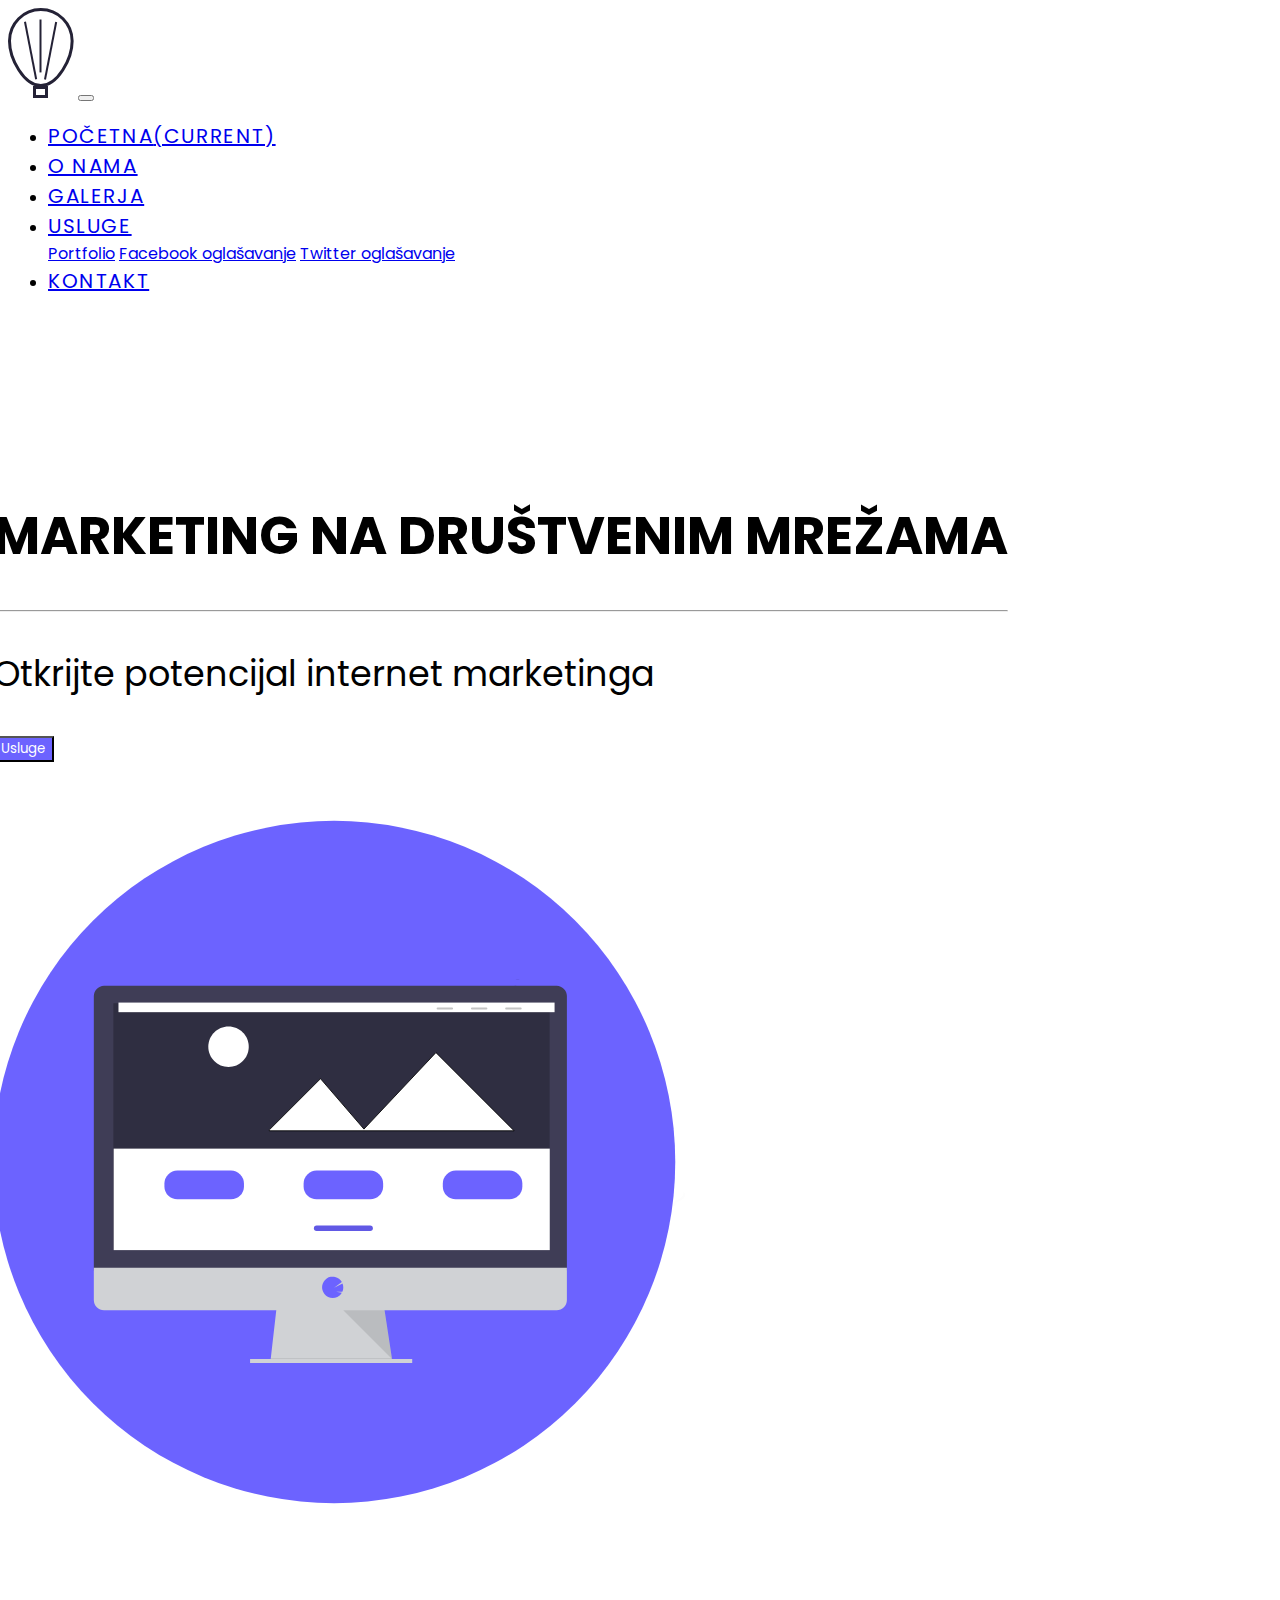
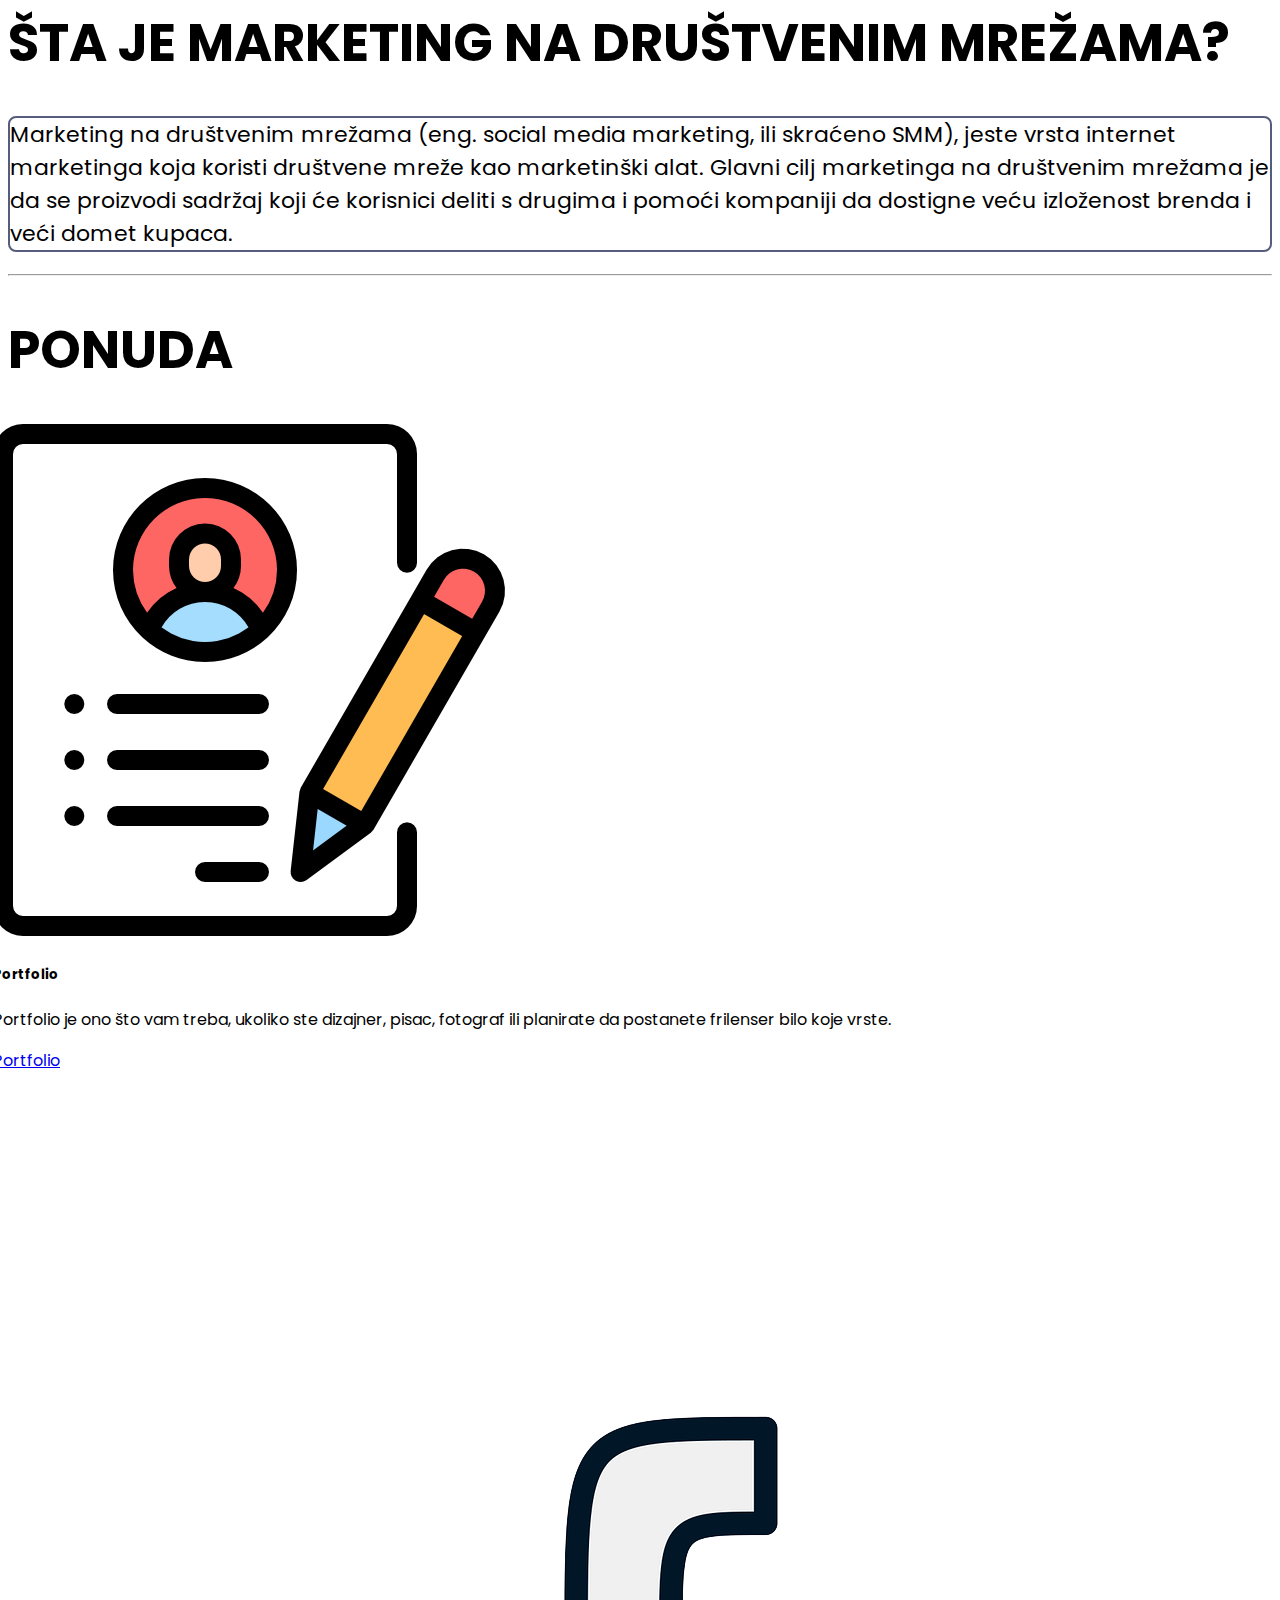
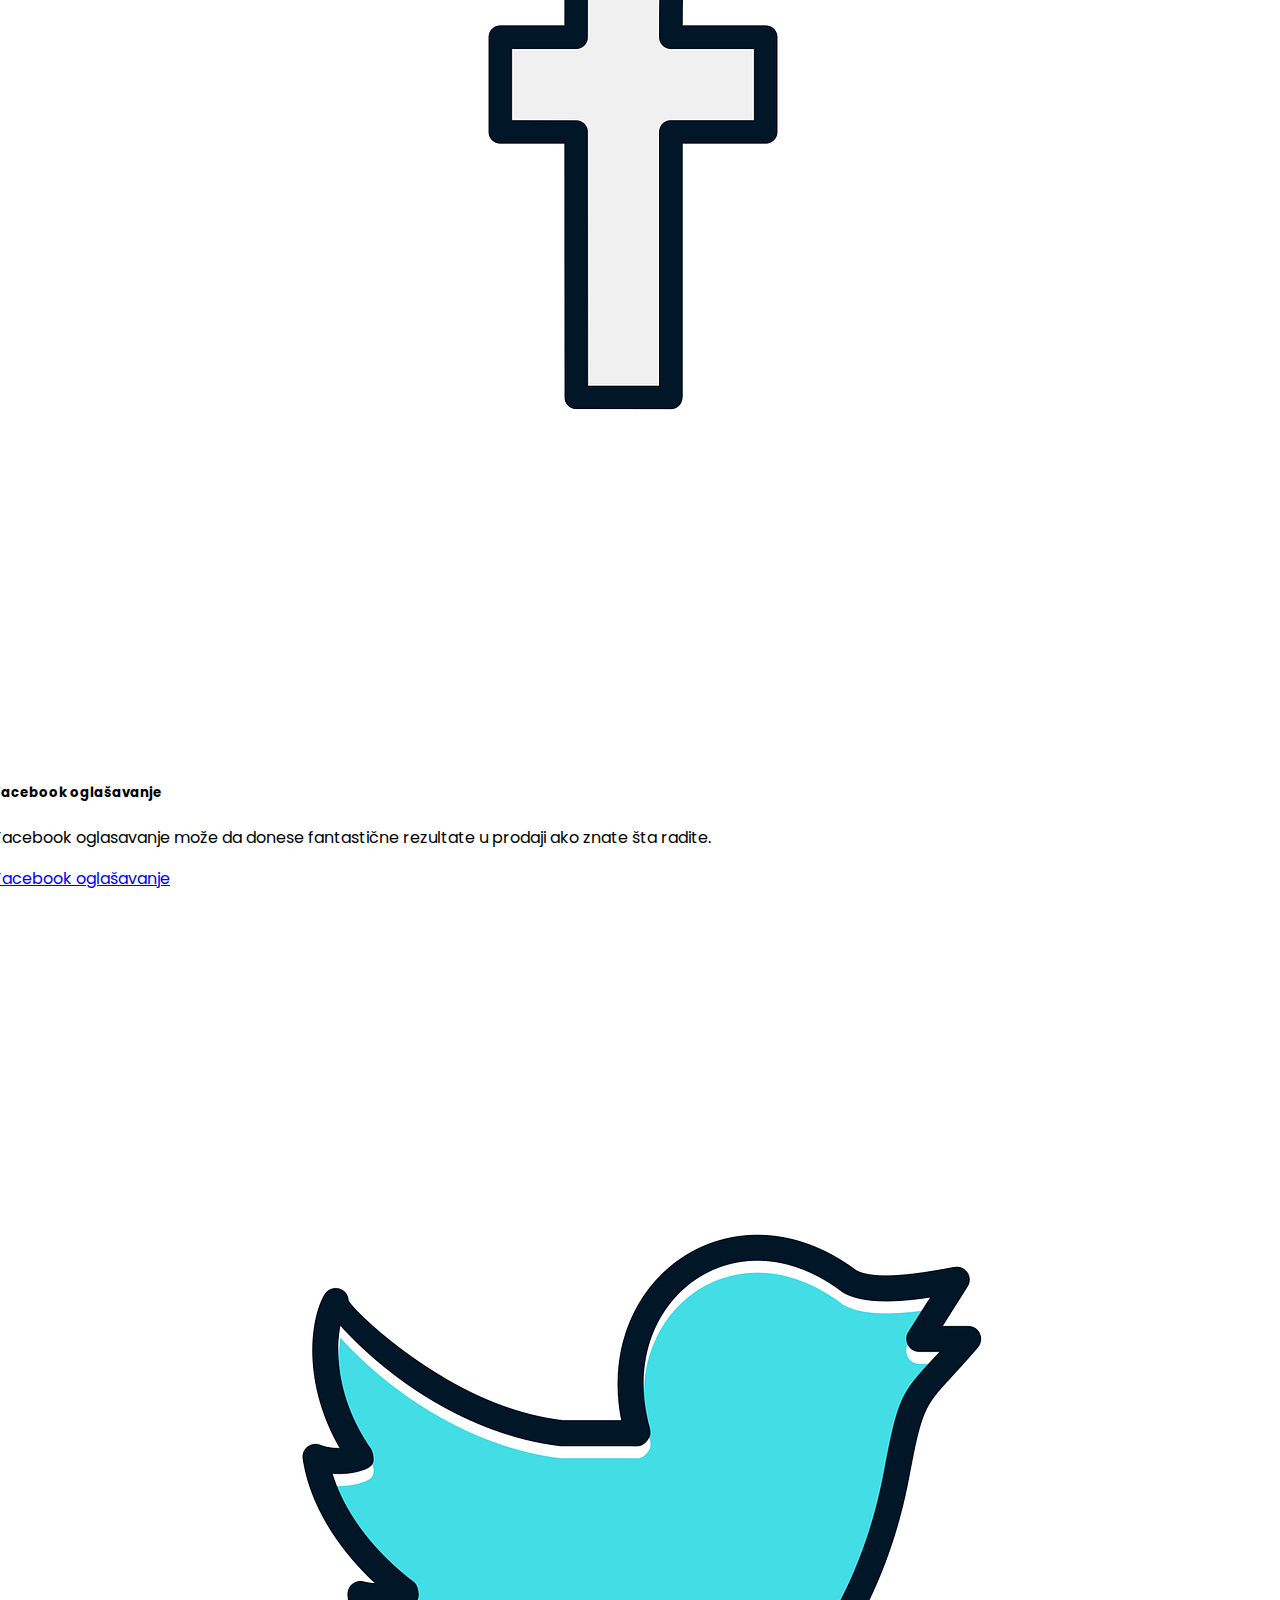
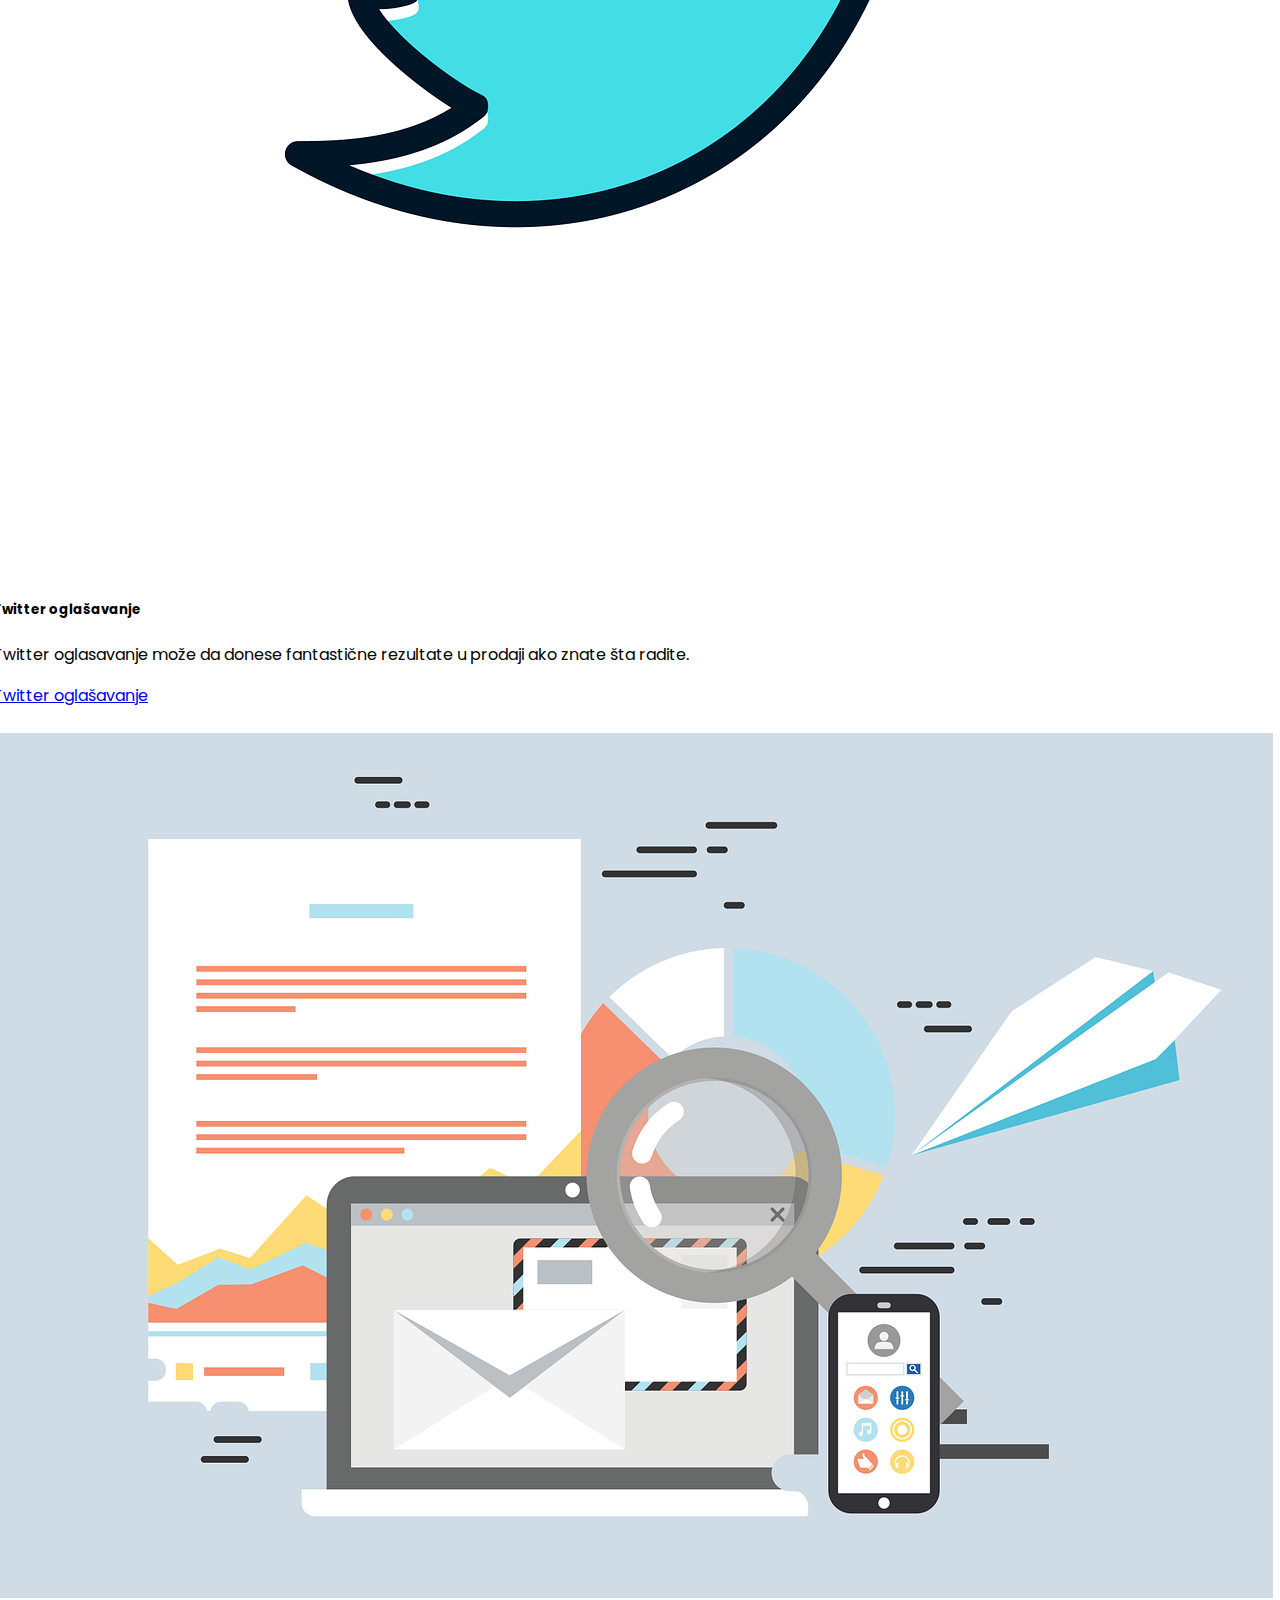
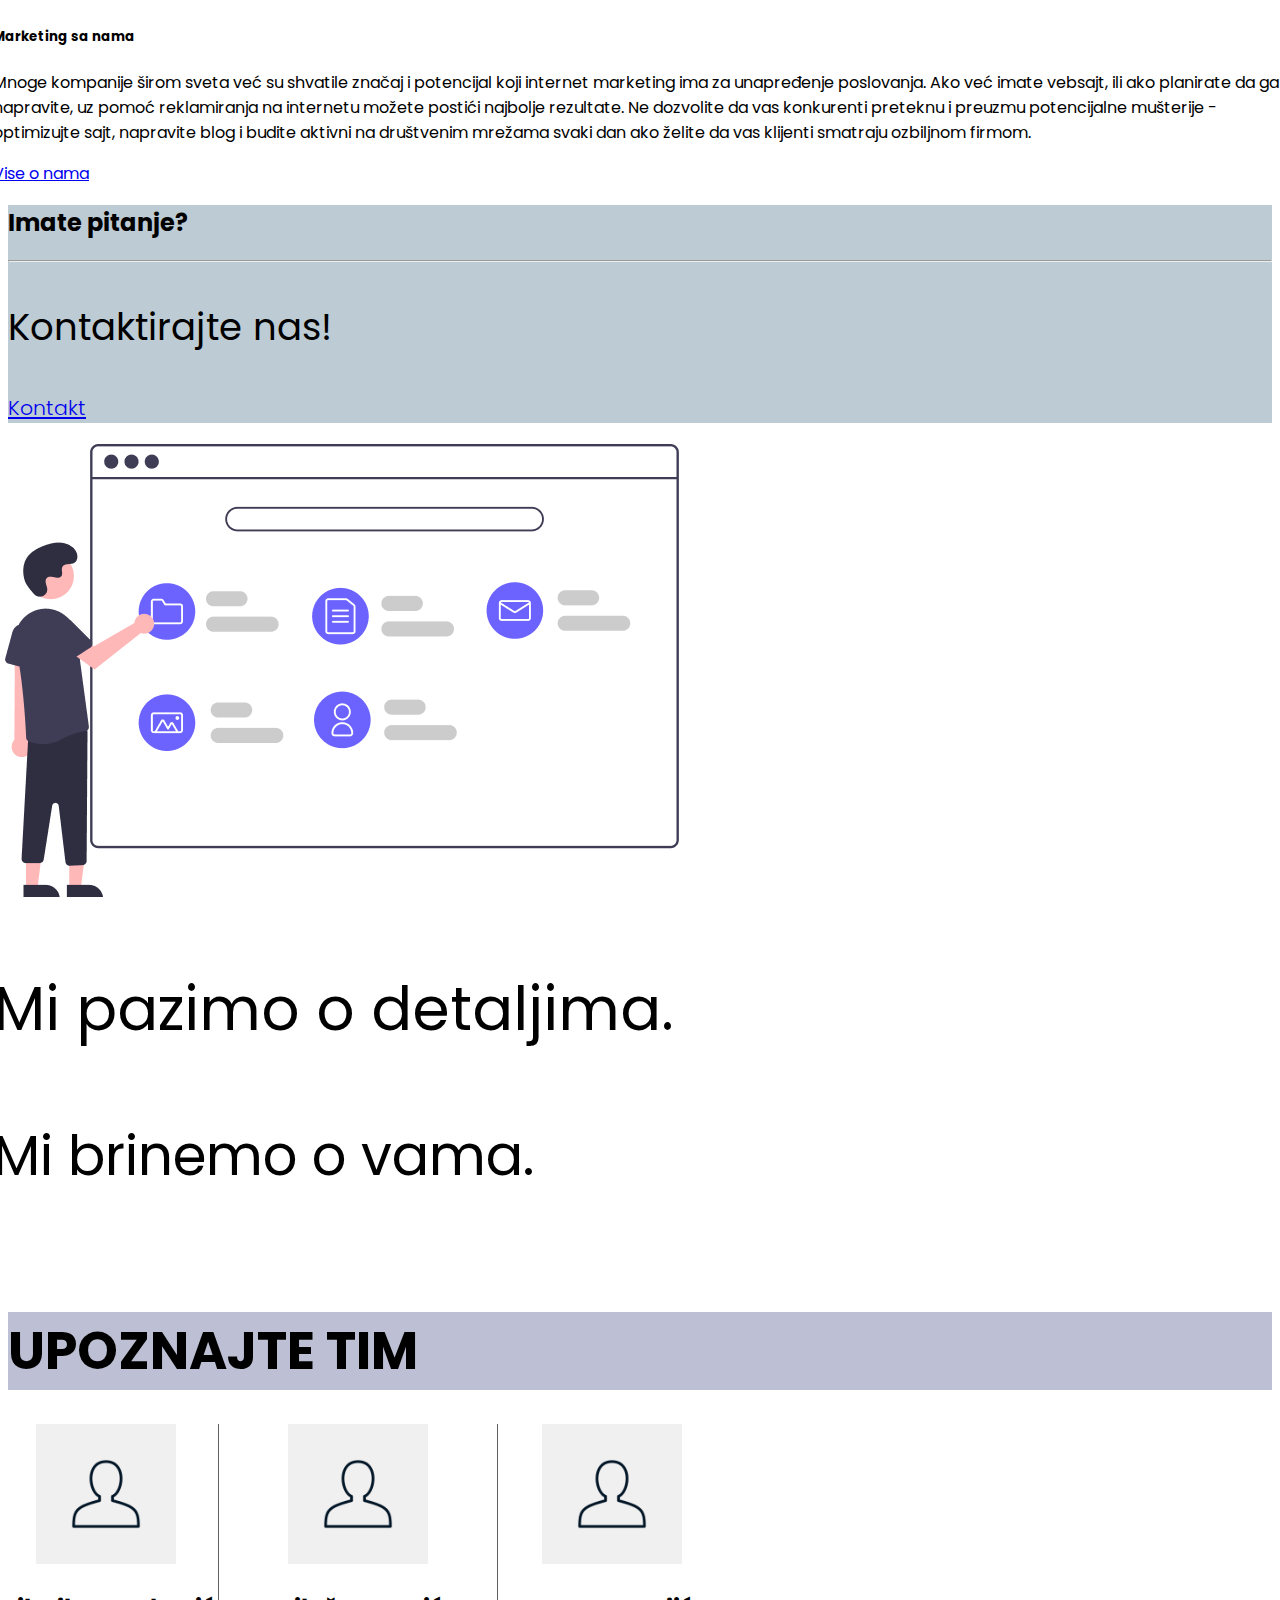
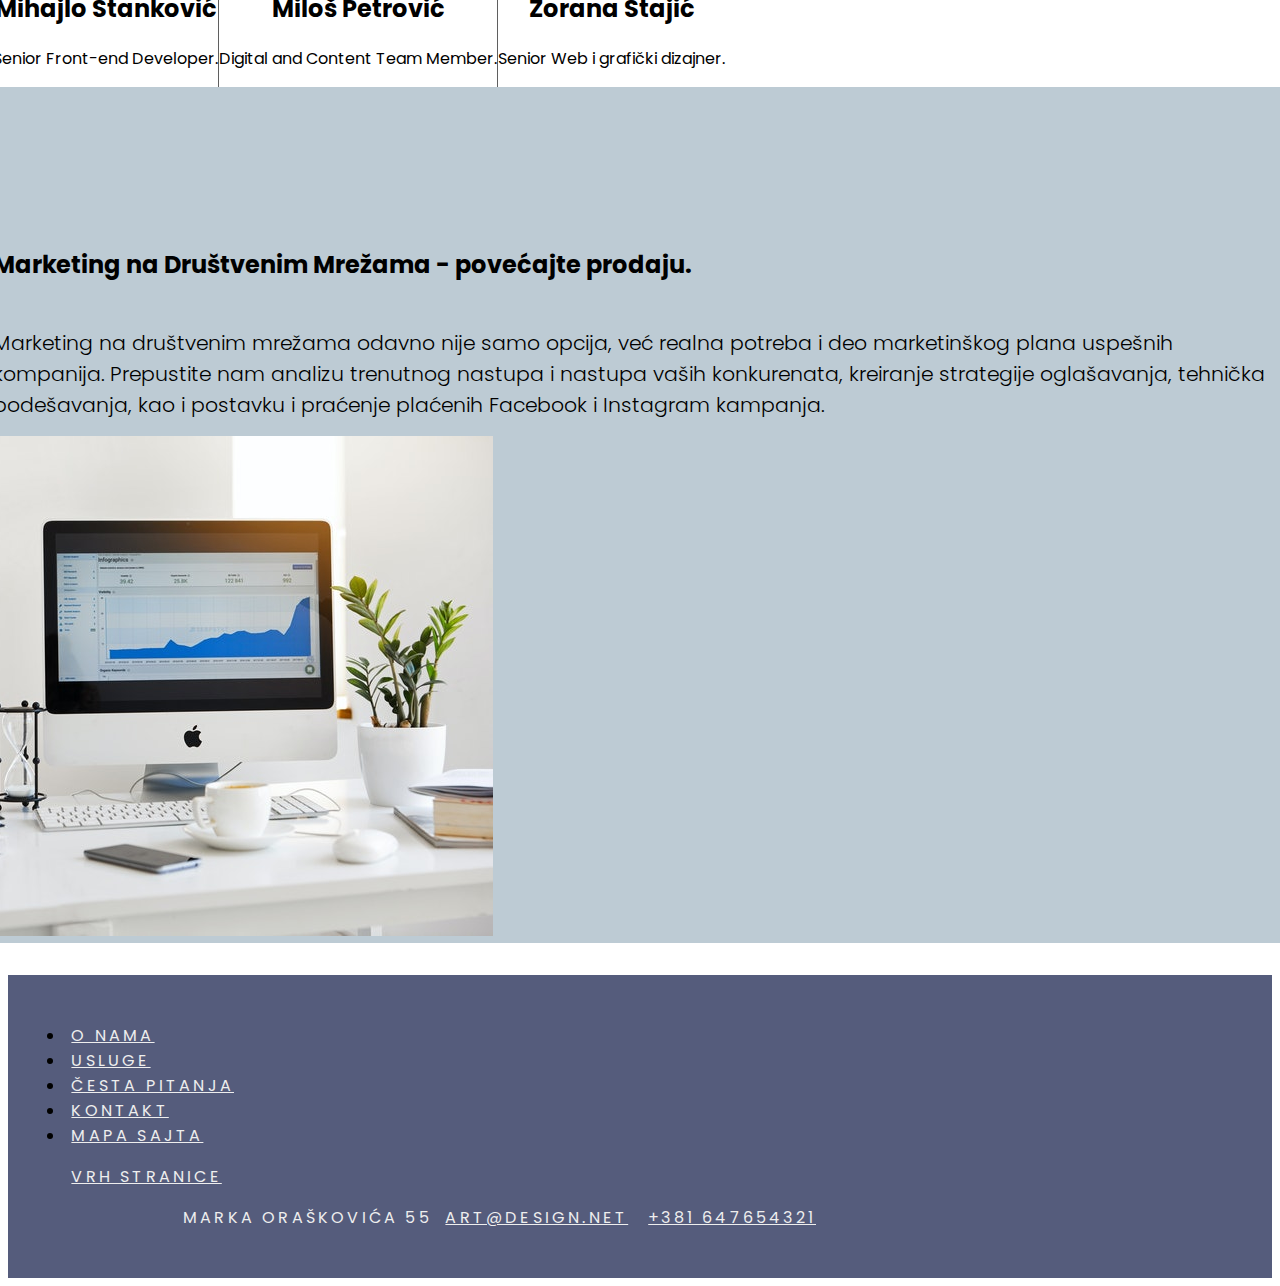
<file: marketing-web dizajn/index.html>
<!doctype html>
<html lang="en">
<head>
    <!-- Required meta tags -->
    <meta charset="utf-8">
    <meta name="viewport" content="width=device-width, initial-scale=1, shrink-to-fit=no">
    <meta name="description" content="Ovo je strana o marketingu na društvenim mrežama koji sadrži uslugeČ portfolio, facebook oglašavanje, twitter oglašavanje">
    <meta name="keywords" content="portfolio, facebook, twitter, usluge, web design, marketing, društvene mreže>
    <meta name="author" content="Ivan Stojkovic, ivanrt271@gs.viser.edu.rs">
    <!-- Bootstrap CSS -->
    <link rel="stylesheet" href="https://cdn.jsdelivr.net/npm/bootstrap@4.5.3/dist/css/bootstrap.min.css"
        integrity="sha384-TX8t27EcRE3e/ihU7zmQxVncDAy5uIKz4rEkgIXeMed4M0jlfIDPvg6uqKI2xXr2" crossorigin="anonymous">

    <script src="https://code.jquery.com/jquery-3.2.1.slim.min.js"
            integrity="sha384-KJ3o2DKtIkvYIK3UENzmM7KCkRr/rE9/Qpg6aAZGJwFDMVNA/GpGFF93hXpG5KkN"
            crossorigin="anonymous"></script>
    
    <script src="https://cdnjs.cloudflare.com/ajax/libs/popper.js/1.12.9/umd/popper.min.js"
                integrity="sha384-ApNbgh9B+Y1QKtv3Rn7W3mgPxhU9K/ScQsAP7hUibX39j7fakFPskvXusvfa0b4Q"
                crossorigin="anonymous"></script>

    <script src="https://maxcdn.bootstrapcdn.com/bootstrap/4.0.0/js/bootstrap.min.js"
        integrity="sha384-JZR6Spejh4U02d8jOt6vLEHfe/JQGiRRSQQxSfFWpi1MquVdAyjUar5+76PVCmYl"
        crossorigin="anonymous"></script>

    <link rel="stylesheet" type="text/css" href="./stajl.css">

    <link rel="stylesheet" href="https://cdnjs.cloudflare.com/ajax/libs/font-awesome/5.15.1/css/all.min.css"
        integrity="sha512-+4zCK9k+qNFUR5X+cKL9EIR+ZOhtIloNl9GIKS57V1MyNsYpYcUrUeQc9vNfzsWfV28IaLL3i96P9sdNyeRssA=="
        crossorigin="anonymous" />

        <link rel="icon" href="./Logo.svg" type="image/gif" sizes="16x16">

    <title>Marketing drustvenih mreza</title>
</head>
<body style="overflow-x: hidden;">

<nav class="navbar navbar-expand-lg navbar-light bg-light">
    <a class="navbar-brand" href="index.html"><img src="./Logo.svg"></a>
    <button class="navbar-toggler" type="button" data-toggle="collapse" data-target="#navbarSupportedContent"
        aria-controls="navbarSupportedContent" aria-expanded="false" aria-label="Toggle navigation">
        <span class="navbar-toggler-icon"></span>
    </button>

    <div class="collapse navbar-collapse" id="navbarSupportedContent">
        <ul class="navbar-nav mr-auto ml-5">
            <li class="nav-item">
                <a class="nav-link active" href="index.html">Početna<span class="sr-only">(current)</span></a>
            </li>
            <li class="nav-item">
                <a class="nav-link" href="onama.html">O nama</a>
            </li>
            <li class="nav-item">
                <a class="nav-link" href="galerija.html">Galerja</a>
            </li>
            <li class="nav-item dropdown">
                <a class="nav-link dropdown-toggle" href="#" id="navbarDropdown" role="button" data-toggle="dropdown"
                    aria-haspopup="true" aria-expanded="false">
                    Usluge
                </a>
                <div class="dropdown-menu" aria-labelledby="navbarDropdown">
                    <a class="dropdown-item" href="portfolio.html">Portfolio</a>
                    <a class="dropdown-item" href="facebook.html">Facebook oglašavanje</a>
                    <a class="dropdown-item" href="twitter.html">Twitter oglašavanje</a>
            </li>
            <li class="nav-item">
                <a class="nav-link" href="kontakt.html">Kontakt</a>
            </li>
        </ul>
        <ul class="drustvene-mreze social-circle mr-5">
            <li><a href="https://www.facebook.com" class="icoFacebook" title="Facebook"><i class="fab fa-facebook"></i></a>
            </li>
            <li><a href="https://www.twitter.com" class="icoTwitter" title="Twitter"><i class="fab fa-twitter"></i></a>
            </li>
            <li><a href="https://google.com" class="icoGoogle" title="Google +"><i class="fab fa-google-plus"></i></a>
            </li>
            <li><a href="https://linkedin.com" class="icoLinkedin" title="Linkedin"><i class="fab fa-linkedin"></i></a>
            </li>
        </ul>
        
</nav>
    <div class="row">
        <div class="col-sm">
            <h1 class="ml-5 display-2" id="head">Marketing na društvenim mrežama</h1> <hr>
                <p class="ml-5" style="font-size: 35px;">Otkrijte potencijal internet marketinga</p>
              <a href="usluge.html"><button type="button" style="background-color: #6C63FF; color: white;" class="ml-5 btn btn-lg usl">Usluge</button></a>
        </div>
        <div class="col-sm">
            <img src="./img/svgg.svg"  alt="web" style="width: 800px; height: 800px;">
        </div>
    </div>
<div>
    <h1 class="display-5 p-3 text-center">ŠTA JE MARKETING NA DRUŠTVENIM MREŽAMA?</h1>
    <p class="parag ml-3 mr-4 p-4">Marketing na društvenim mrežama (eng. social media marketing, ili skraćeno SMM), jeste vrsta internet marketinga koja
    koristi društvene mreže kao marketinški alat. Glavni cilj marketinga na društvenim mrežama je da se proizvodi sadržaj
    koji će korisnici deliti s drugima i pomoći kompaniji da dostigne veću izloženost brenda i veći domet kupaca.</p>
</div>
<hr>
    <h1 id="naslov" class="display-5 p-4 text-center">PONUDA</h1>
<div class="container">
<div class="row">
    <div class="col-6 col-md-4">
<div class="card border-0 shadow h-35 w-20">
    <img src="./img/resume.png" class="card-img-top" alt="" >
    <div class="card-body text-center">
        <h5 class="card-title" id="naslov">Portfolio</h5>
        <p class="card-text text-left">Portfolio je ono što vam treba, ukoliko ste dizajner, pisac, fotograf ili planirate da postanete frilenser bilo koje
            vrste.</p>
    </div>
    <div class="card-body text-center">
        <a href="portfolio.html" class="btn btn-outline-dark">Portfolio</a>
    </div>
</div>
    </div>
    <div class="col-6 col-md-4">
<div class="card border-0 shadow h-35 w-20">
    <img src="./img/fa.png" class="card-img-top" alt=".">
    <div class="card-body text-center">
        <h5 class="card-title" id="naslov">Facebook oglašavanje</h5>
        <p class="card-text text-left">Facebook oglasavanje može da donese fantastične rezultate u prodaji ako znate šta radite.</p>
    </div>
    <div class="card-body text-center">
        <a href="facebook.html" class="btn btn-outline-dark">Facebook oglašavanje</a>
    </div>
</div>
    </div>
    <div class="col-6 col-md-4">
<div class="card border-0 shadow h-35 w-20">
    <img src="./img/twitter-3000965_1280.png" class="card-img-top" alt="...">
    <div class="card-body text-center">
        <h5 class="card-title" id="naslov">Twitter oglašavanje</h5>
        <p class="card-text text-left">Twitter oglasavanje može da donese fantastične rezultate u prodaji ako znate šta radite.</p>
    </div>
    <div class="card-body text-center">
        <a href="twitter.html" class="btn btn-outline-dark">Twitter oglašavanje</a>
    </div>
</div>
    </div>
</div>
</div>
<br>
<section id="info">
    <div class="container">
        <div class="card mb-3 shadow">
            <div class="row no-gutters">
                <div class="col-md-4 p-3">
                    <img src="./img/3e.png" class="card-img m-3" alt="...">
                </div>
                <div class="col-md-8">
                    <div class="card-body">
                        <h5 class="card-title display-4 text-center">Marketing sa nama</h5>
                        <p class="card-text">Mnoge kompanije širom sveta već su shvatile značaj i potencijal koji internet marketing ima za unapređenje poslovanja.
                        Ako već imate vebsajt, ili ako planirate da ga napravite, uz pomoć reklamiranja na internetu možete postići najbolje
                        rezultate. Ne dozvolite da vas konkurenti preteknu i preuzmu potencijalne mušterije - optimizujte sajt, napravite blog i
                        budite aktivni na društvenim mrežama svaki dan ako želite da vas klijenti smatraju ozbiljnom firmom.</p>
                        <a href="onama.html" class="btn btn-outline-dark w-100 mb-1 text-center">Vise o nama</a>
                    </div>
                </div>
            </div>
        </div>
    </div>
</section>
<section id="portfolio">
    <div class="conta">
        <div class="jumbotron text-center" style="background-color: #BDCBD4;">
            <h2 class="display-3">Imate pitanje?</h2>
            <hr class="my-4">
            <p style="font-size: 37px;">Kontaktirajte nas!</p>
            <i class="far fa-hand-point-down okretanje mb-2" style="font-size: 47px;"></i> 
            <p class="lead">
                <a class="btn btn-outline-dark btn-lg w-25 h-25" href="kontakt.html" role="button">Kontakt</a>
            </p>
        </div>
    </div>
</section>
<div class="row">
    <div class="col-sm">
<img class="ml-4" src="./img/ci.png" alt="1">
    </div>
    <div class="col-sm mt-5">
        <p id="mi" class="p-3" style="font-size: 60px;">Mi pazimo o detaljima.</p>
        <p id="mi" class="p-3" style="font-size: 55px;">Mi brinemo o vama.</p>
    </div>
</div>
<br>
<header class="text-center py-5 mb-4" style="background-color: #bdc0d4;">
    <div class="container">
        <h1 class="font-weight-light text-#242236" id="naslov">Upoznajte tim</h1>
    </div>
</header>
<div class="row m-5 p-3 ">
    <div class="col-lg-4 p-3" id="kartica">
        <img class="rounded-circle shadow mx-auto m-4"
            src="./img/user-2935527_1280.png"
            alt="Generic placeholder image" width="140" height="140">
        <h2>Mihajlo Stanković</h2>
        <p class="text-center">Senior Front-end Developer.
        </p>
    </div>
    <div class="col-lg-4 p-3" id="kartica">
        <img class="rounded-circle shadow mx-auto m-4"
            src="./img/user-2935527_1280.png"
            alt="Generic placeholder image" width="140" height="140">
        <h2>Miloš Petrović</h2>
        <p class="text-center"> Digital and Content Team Member.
        </p>
    </div>
    <div class="col-lg-4 p-3">
        <img class="rounded-circle shadow mx-auto m-4"
            src="./img/user-2935527_1280.png"
            alt="Generic placeholder image" width="140" height="140">
        <h2>Zorana Stajić</h2>
        <p class="text-center"> Senior Web i grafički dizajner.
        </p>
    </div>
</div>
<div class="row featurette" style="background-color: #BDCBD4;">
    <div class="col-md-7">
        <h2 class="featurette-heading ml-5" id="head">Marketing na Društvenim Mrežama - povećajte prodaju.</h2> <br>
        <p class="lead ml-5" id="p">Marketing na društvenim mrežama odavno nije samo opcija, već realna potreba i deo marketinškog plana uspešnih kompanija.
        Prepustite nam analizu trenutnog nastupa i nastupa vaših konkurenata, kreiranje strategije oglašavanja, tehnička
        podešavanja, kao i postavku i praćenje plaćenih Facebook i Instagram kampanja.</p>
    </div>
    <div class="col-md-5">
        <img class="featurette-image img-fluid mx-auto shadow" alt="500x500"
            style="width: 500px; height: 500px;"
            src="./img/ban11.jpg">
    </div>
</div>
</div>
<footer>
    <div class="row">
        <div class="col-12">
            <ul class="list-inline text-center">
                <li class="list-inline-item"><a href="onama.html">O nama</a></li>
                <li class="list-inline-item"><a href="usluge.html">Usluge</a></li>
                <li class="list-inline-item"><a href="faq.html">Česta pitanja</a></li>
                <li class="list-inline-item"><a href="kontakt.html">Kontakt</a></li>
                <li class="list-inline-item"><a href="mapasajta.html">Mapa sajta</a></li>
                <p class="float-right"><a href="#"><i class="fas fa-arrow-up"></i>Vrh stranice</a></p>
            </ul>
            <p class="uvlacenje">
                <i class="far fa-copyright"></i>
                Marka Oraškovića 55
                <a href="mailto:art@design.net">art@design.net</a>
                <a href="tel:+381 64 7654321">+381 647654321</a>
            </p>
        </div>
    </div>
</footer>
</body> 
</html>
</file>
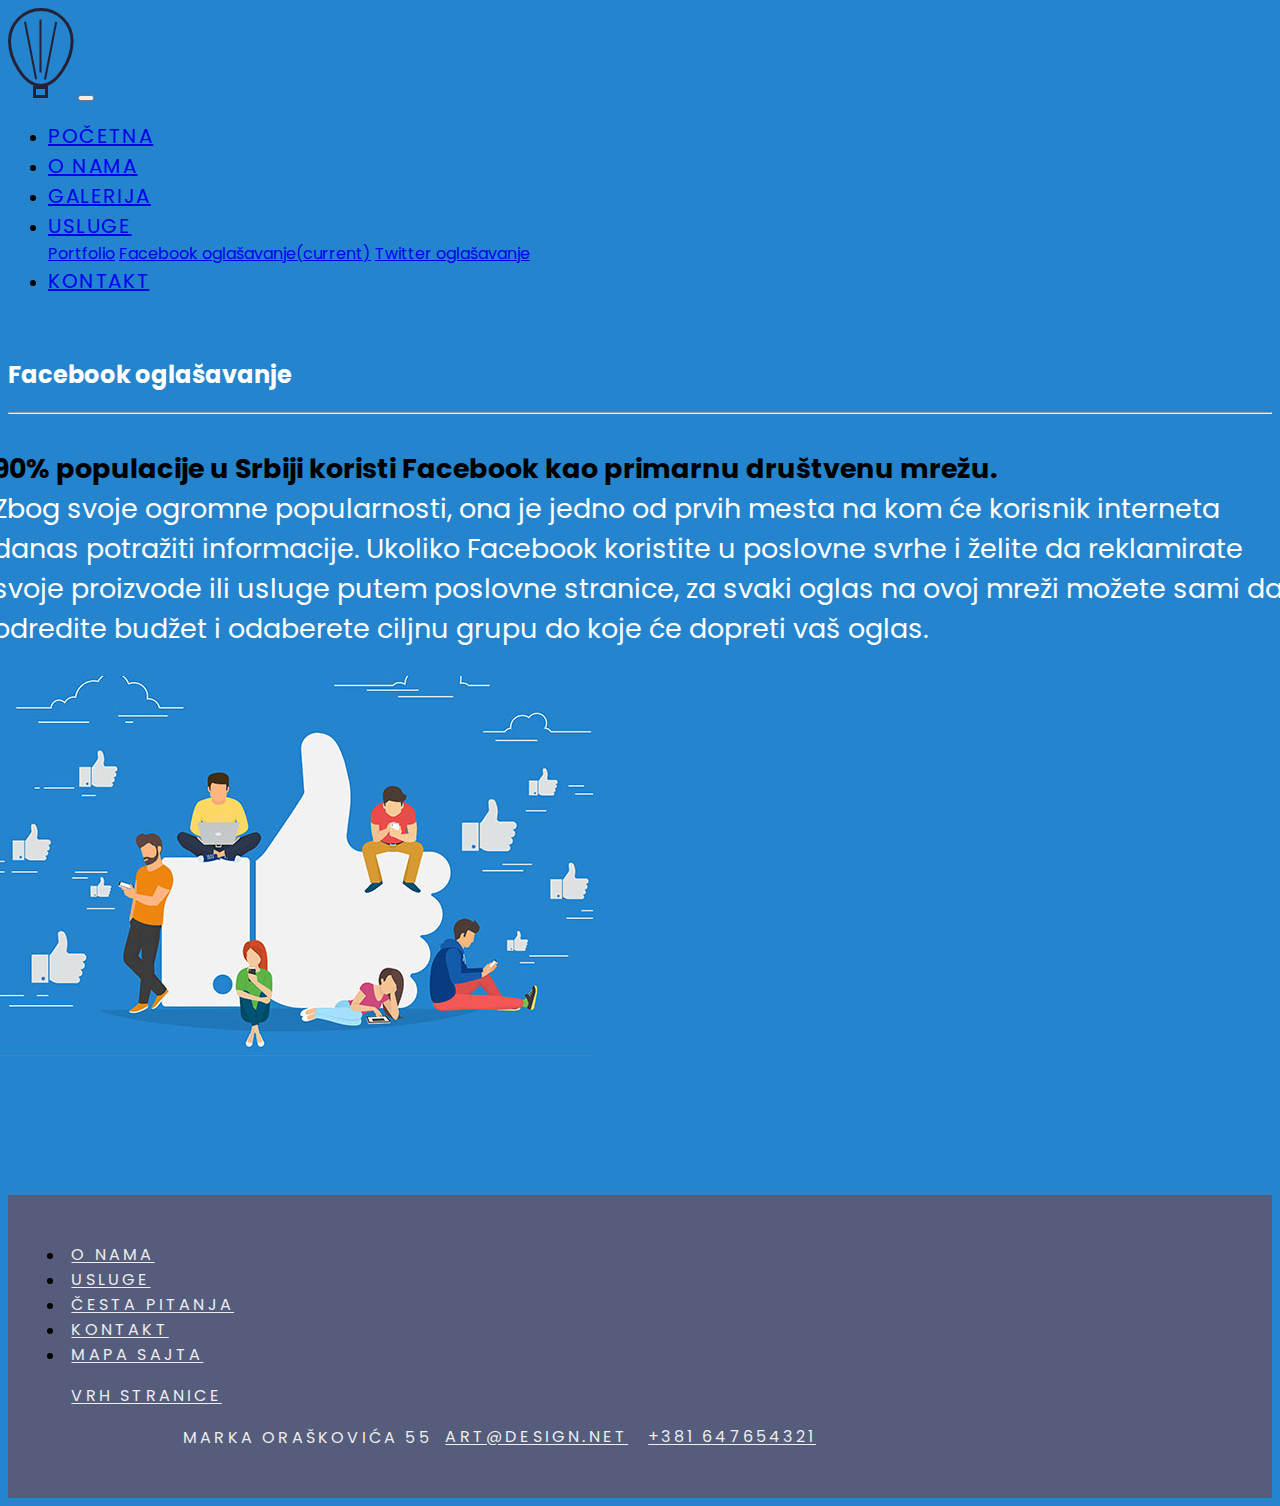
<file: marketing-web dizajn/facebook.html>
<!doctype html>
<html lang="en">

<head>
    <!-- Required meta tags -->
    <meta charset="utf-8">
    <meta name="viewport" content="width=device-width, initial-scale=1, shrink-to-fit=no">
    <meta name="description"content="Ovo je strana o marketingu na društvenim mrežama koji sadrži uslugeČ portfolio, facebook oglašavanje, twitter oglašavanje">
    <meta name="keywords" content="portfolio, facebook, twitter, usluge, web design, marketing, društvene mreže">
    <meta name=" author" content="Ivan Stojkovic, ivanrt271@gs.viser.edu.rs">
    <!-- Bootstrap CSS -->
    <link rel="stylesheet" href="https://cdn.jsdelivr.net/npm/bootstrap@4.5.3/dist/css/bootstrap.min.css"
        integrity="sha384-TX8t27EcRE3e/ihU7zmQxVncDAy5uIKz4rEkgIXeMed4M0jlfIDPvg6uqKI2xXr2" crossorigin="anonymous">

    <script src="https://code.jquery.com/jquery-3.2.1.slim.min.js"
        integrity="sha384-KJ3o2DKtIkvYIK3UENzmM7KCkRr/rE9/Qpg6aAZGJwFDMVNA/GpGFF93hXpG5KkN"
        crossorigin="anonymous"></script>

    <script src="https://cdnjs.cloudflare.com/ajax/libs/popper.js/1.12.9/umd/popper.min.js"
        integrity="sha384-ApNbgh9B+Y1QKtv3Rn7W3mgPxhU9K/ScQsAP7hUibX39j7fakFPskvXusvfa0b4Q"
        crossorigin="anonymous"></script>

    <script src="https://maxcdn.bootstrapcdn.com/bootstrap/4.0.0/js/bootstrap.min.js"
        integrity="sha384-JZR6Spejh4U02d8jOt6vLEHfe/JQGiRRSQQxSfFWpi1MquVdAyjUar5+76PVCmYl"
        crossorigin="anonymous"></script>

    <link rel="stylesheet" type="text/css" href="./stajl.css">

    <link rel="stylesheet" href="https://cdnjs.cloudflare.com/ajax/libs/font-awesome/5.15.1/css/all.min.css"
        integrity="sha512-+4zCK9k+qNFUR5X+cKL9EIR+ZOhtIloNl9GIKS57V1MyNsYpYcUrUeQc9vNfzsWfV28IaLL3i96P9sdNyeRssA=="
        crossorigin="anonymous" />

        <link rel="icon" href="./Logo.svg" type="image/gif" sizes="16x16">

    <title>Facebook oglasavanje</title>
</head>

<body style="background-color: #2484CE; overflow-x: hidden;">
    <nav class="navbar navbar-expand-lg navbar-light bg-light">
        <a class="navbar-brand" href="index.html"><img src="./Logo.svg"></a>
        <button class="navbar-toggler" type="button" data-toggle="collapse" data-target="#navbarSupportedContent"
            aria-controls="navbarSupportedContent" aria-expanded="false" aria-label="Toggle navigation">
            <span class="navbar-toggler-icon"></span>
        </button>

        <div class="collapse navbar-collapse" id="navbarSupportedContent">
            <ul class="navbar-nav mr-auto ml-5">
                <li class="nav-item">
                    <a class="nav-link" href="index.html">Početna</a>
                </li>
                <li class="nav-item">
                    <a class="nav-link" href="onama.html">O nama</a>
                </li>
                <li class="nav-item">
                    <a class="nav-link" href="galerija.html">Galerija</a>
                </li>
                <li class="nav-item dropdown active">
                    <a class="nav-link dropdown-toggle" href="#" id="navbarDropdown" role="button"
                        data-toggle="dropdown" aria-haspopup="true" aria-expanded="false">
                        Usluge
                    </a>
                    <div class="dropdown-menu" aria-labelledby="navbarDropdown">
                        <a class="dropdown-item" href="portfolio.html">Portfolio</a>
                        <a class="dropdown-item" href="facebook.html">Facebook oglašavanje<span class="sr-only">(current)</span></a>
                        <a class="dropdown-item" href="twitter.html">Twitter oglašavanje</a>
                </li>
                <li class="nav-item">
                    <a class="nav-link" href="kontakt.html">Kontakt</a>
                </li>
            </ul>
            <ul class="drustvene-mreze social-circle mr-5">
                <li><a href="https://www.facebook.com" class="icoFacebook" title="Facebook"><i class="fab fa-facebook"></i></a></li>
                <li><a href="https://www.twitter.com" class="icoTwitter" title="Twitter"><i class="fab fa-twitter"></i></a></li>
                <li><a href="https://google.com" class="icoGoogle" title="Google +"><i class="fab fa-google-plus"></i></a></li>
                <li><a href="https://linkedin.com" class="icoLinkedin" title="Linkedin"><i class="fab fa-linkedin"></i></a></li>
            </ul>
    </nav>
    <h2 style="color: white;" class="display-4 ml-5 pt-5" id="naslov">Facebook oglašavanje</h2>
    <hr>
<div style="padding-bottom: 100px;" class="row">
    <div class="col-md-6">
        <p class="m-5" style=" color: white; font-size: 27px;">
            <strong style="color: black;"> 90% populacije u Srbiji koristi Facebook kao primarnu društvenu mrežu. </strong><br> Zbog svoje ogromne popularnosti, ona je jedno od
            prvih mesta na kom će korisnik interneta danas potražiti informacije. Ukoliko Facebook koristite u poslovne svrhe i želite da reklamirate svoje proizvode ili usluge putem poslovne stranice,
            za svaki oglas na ovoj mreži možete sami da odredite budžet i odaberete ciljnu grupu do koje će dopreti vaš oglas.
         </p>
    </div>
    <div class="col-md-6">
        <img src="./img/1557149234-soc-1.jpg" class="m-5" alt="fac">
    </div>
</div>
<footer>
    <div class="row">
        <div class="col-12">
            <ul class="list-inline text-center">
                <li class="list-inline-item"><a href="onama.html">O nama</a></li>
                <li class="list-inline-item"><a href="usluge.html">Usluge</a></li>
                <li class="list-inline-item"><a href="faq.html">Česta pitanja</a></li>
                <li class="list-inline-item"><a href="kontakt.html">Kontakt</a></li>
                <li class="list-inline-item"><a href="mapasajta.html">Mapa sajta</a></li>
                <p class="float-right"><a href="#"><i class="fas fa-arrow-up"></i>Vrh stranice</a></p>
            </ul>
            <p class="uvlacenje">
                <i class="far fa-copyright"></i>
                Marka Oraškovića 55
                <a href="mailto:art@design.net">art@design.net</a>
                <a href="tel:+381 64 7654321">+381 647654321</a>
            </p>
        </div>
    </div>
</footer>
</body>
</html>
</file>
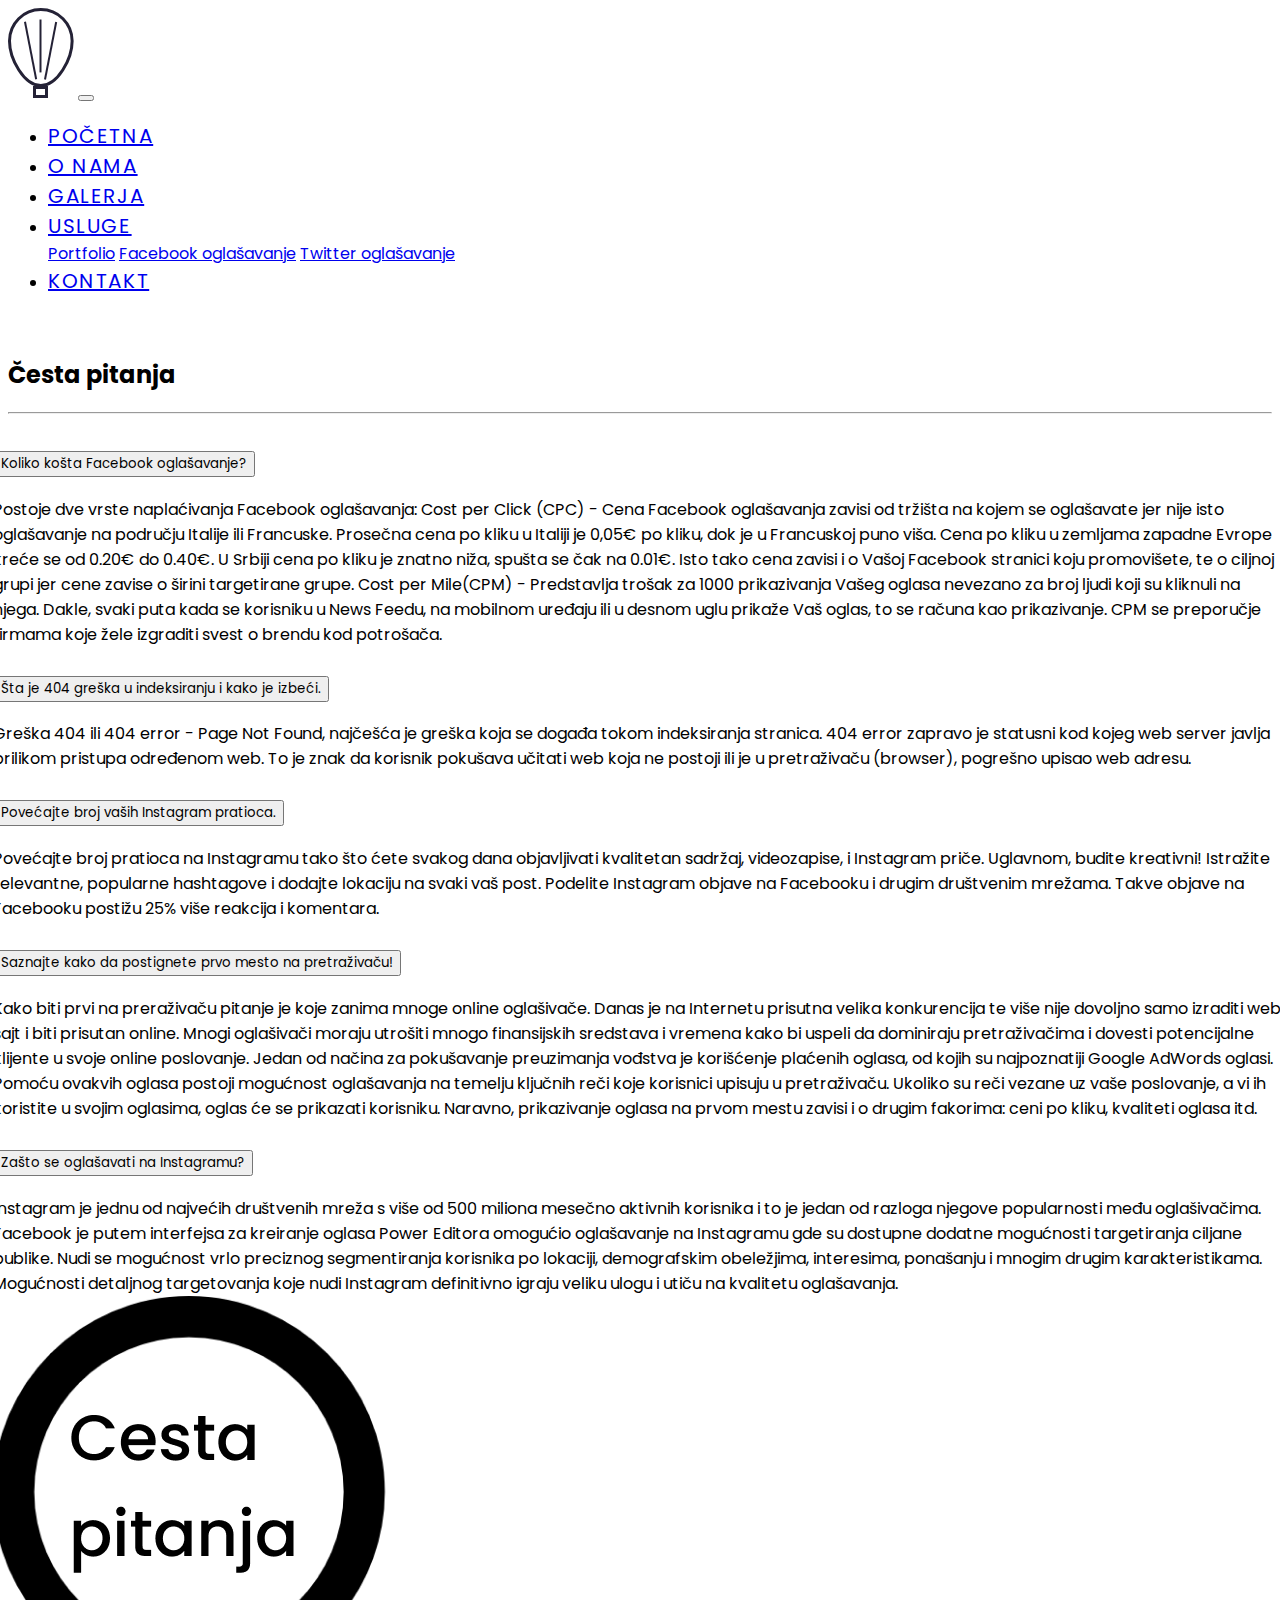
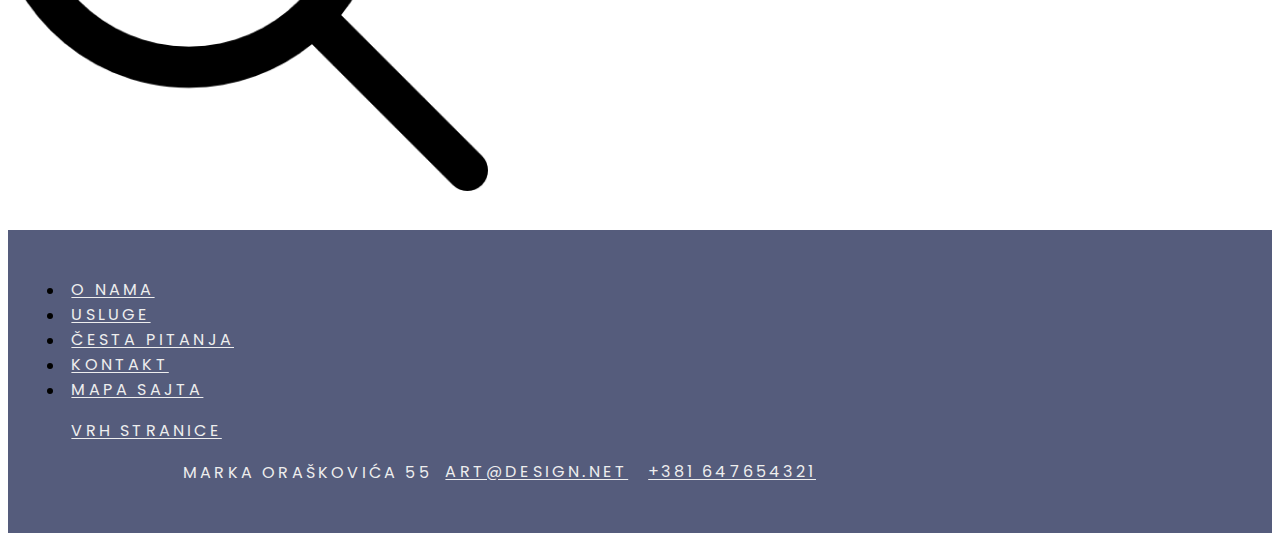
<file: marketing-web dizajn/faq.html>
<!doctype html>
<html lang="en">

<head>
    <!-- Required meta tags -->
    <meta charset="utf-8">
    <meta name="viewport" content="width=device-width, initial-scale=1, shrink-to-fit=no">
    <meta name="description"content="Ovo je strana o marketingu na društvenim mrežama koji sadrži uslugeČ portfolio, facebook oglašavanje, twitter oglašavanje">
    <meta name="keywords" content="portfolio, facebook, twitter, usluge, web design, marketing, društvene mreže">
    <meta name=" author" content="Ivan Stojkovic, ivanrt271@gs.viser.edu.rs">
    <!-- Bootstrap CSS -->
    <link rel="stylesheet" href="https://cdn.jsdelivr.net/npm/bootstrap@4.5.3/dist/css/bootstrap.min.css"
        integrity="sha384-TX8t27EcRE3e/ihU7zmQxVncDAy5uIKz4rEkgIXeMed4M0jlfIDPvg6uqKI2xXr2" crossorigin="anonymous">

    <script src="https://code.jquery.com/jquery-3.2.1.slim.min.js"
        integrity="sha384-KJ3o2DKtIkvYIK3UENzmM7KCkRr/rE9/Qpg6aAZGJwFDMVNA/GpGFF93hXpG5KkN"
        crossorigin="anonymous"></script>

    <script src="https://cdnjs.cloudflare.com/ajax/libs/popper.js/1.12.9/umd/popper.min.js"
        integrity="sha384-ApNbgh9B+Y1QKtv3Rn7W3mgPxhU9K/ScQsAP7hUibX39j7fakFPskvXusvfa0b4Q"
        crossorigin="anonymous"></script>

    <script src="https://maxcdn.bootstrapcdn.com/bootstrap/4.0.0/js/bootstrap.min.js"
        integrity="sha384-JZR6Spejh4U02d8jOt6vLEHfe/JQGiRRSQQxSfFWpi1MquVdAyjUar5+76PVCmYl"
        crossorigin="anonymous"></script>

    <link rel="stylesheet" type="text/css" href="./stajl.css">

    <link rel="stylesheet" href="https://cdnjs.cloudflare.com/ajax/libs/font-awesome/5.15.1/css/all.min.css"
        integrity="sha512-+4zCK9k+qNFUR5X+cKL9EIR+ZOhtIloNl9GIKS57V1MyNsYpYcUrUeQc9vNfzsWfV28IaLL3i96P9sdNyeRssA=="
        crossorigin="anonymous" />

        <link rel="icon" href="./Logo.svg" type="image/gif" sizes="16x16">

    <title>Česta pitanja</title>
</head>

<body style="overflow-x: hidden;">
    <nav class="navbar navbar-expand-lg navbar-light bg-light">
        <a class="navbar-brand" href="index.html"><img src="./Logo.svg"></a>
        <button class="navbar-toggler" type="button" data-toggle="collapse" data-target="#navbarSupportedContent"
            aria-controls="navbarSupportedContent" aria-expanded="false" aria-label="Toggle navigation">
            <span class="navbar-toggler-icon"></span>
        </button>

        <div class="collapse navbar-collapse" id="navbarSupportedContent">
            <ul class="navbar-nav mr-auto ml-5">
                <li class="nav-item">
                    <a class="nav-link" href="index.html">Početna</a>
                </li>
                <li class="nav-item">
                    <a class="nav-link" href="onama.html">O nama</a>
                </li>
                <li class="nav-item">
                    <a class="nav-link" href="galerija.html">Galerja</a>
                </li>
                <li class="nav-item dropdown">
                    <a class="nav-link dropdown-toggle" href="#" id="navbarDropdown" role="button"
                        data-toggle="dropdown" aria-haspopup="true" aria-expanded="false">
                        Usluge
                    </a>
                    <div class="dropdown-menu" aria-labelledby="navbarDropdown">
                        <a class="dropdown-item" href="portfolio.html">Portfolio</a>
                        <a class="dropdown-item" href="facebook.html">Facebook oglašavanje</a>
                        <a class="dropdown-item" href="twitter.html">Twitter oglašavanje</a>
                </li>
                <li class="nav-item">
                    <a class="nav-link" href="kontakt.html">Kontakt</a>
                </li>
            </ul>
            <ul class="drustvene-mreze social-circle mr-5">
                <li><a href="https://www.facebook.com" class="icoFacebook" title="Facebook"><i class="fab fa-facebook"></i></a></li>
                <li><a href="https://www.twitter.com" class="icoTwitter" title="Twitter"><i class="fab fa-twitter"></i></a></li>
                <li><a href="https://google.com" class="icoGoogle" title="Google +"><i class="fab fa-google-plus"></i></a></li>
                <li><a href="https://linkedin.com" class="icoLinkedin" title="Linkedin"><i class="fab fa-linkedin"></i></a></li>
            </ul>
    </nav>
    <h2 class="display-4 ml-5 pt-5" id="naslov">Česta pitanja</h2>
    <hr>
        <div class="row ml-5">
            <div class="col-md-6">
                <div class="accordion" id="accordionExample">
                    <div class="card">
                        <div class="card-header" id="headingOne">
                            <h2 class="mb-0">
                                <button class="btn btn-link btn-block text-left" type="button" data-toggle="collapse"
                                    data-target="#collapseOne" aria-expanded="true" aria-controls="collapseOne">
                                    Koliko košta Facebook oglašavanje?
                                </button>
                            </h2>
                        </div>
        
                        <div id="collapseOne" class="collapse show" aria-labelledby="headingOne" data-parent="#accordionExample">
                            <div class="card-body">
                                Postoje dve vrste naplaćivanja Facebook oglašavanja:
                                Cost per Click (CPC) - Cena Facebook oglašavanja zavisi od tržišta na kojem se oglašavate jer nije isto oglašavanje
                                na području Italije ili Francuske. Prosečna cena po kliku u Italiji je 0,05€ po kliku, dok je u Francuskoj
                                puno viša. Cena po kliku u zemljama zapadne Evrope kreće se od 0.20€ do 0.40€. U Srbiji cena po kliku je znatno
                                niža, spušta se čak na 0.01€. Isto tako cena zavisi i o Vašoj Facebook stranici koju promovišete, te o ciljnoj grupi jer
                                cene zavise o širini targetirane grupe. 
                                Cost per Mile(CPM) - Predstavlja trošak za 1000 prikazivanja Vašeg oglasa nevezano za broj ljudi koji su kliknuli na
                                njega. Dakle, svaki puta kada se korisniku u News Feedu, na mobilnom uređaju ili u desnom uglu prikaže Vaš oglas, to se
                                računa kao prikazivanje. CPM se preporučje firmama koje žele izgraditi svest o brendu kod potrošača.
                            </div>
                        </div>
                    </div>
                    <div class="card">
                        <div class="card-header" id="headingTwo">
                            <h2 class="mb-0">
                                <button class="btn btn-link btn-block text-left" type="button" data-toggle="collapse"
                                    data-target="#collapseTwo" aria-expanded="false" aria-controls="collapseTwo">
                                    Šta je 404 greška u indeksiranju i kako je izbeći.
                                </button>
                            </h2>
                        </div>
                        <div id="collapseTwo" class="collapse show" aria-labelledby="headingTwo" data-parent="#accordionExample">
                            <div class="card-body">
                                Greška 404 ili 404 error - Page Not Found, najčešća je greška koja se događa tokom indeksiranja stranica. 404 error
                                zapravo je statusni kod kojeg web server javlja prilikom pristupa određenom web. To je znak da korisnik pokušava učitati
                                web koja ne postoji ili je u pretraživaču (browser), pogrešno upisao web adresu.
                            </div>
                        </div>
                    </div>
                    <div class="card">
                        <div class="card-header" id="headingThree">
                            <h2 class="mb-0">
                                <button class="btn btn-link btn-block text-left collapsed" type="button" data-toggle="collapse"
                                    data-target="#collapseThree" aria-expanded="false" aria-controls="collapseThree">
                                    Povećajte broj vaših Instagram pratioca.
                                </button>
                            </h2>
                        </div>
                        <div id="collapseThree" class="collapse" aria-labelledby="headingThree" data-parent="#accordionExample">
                            <div class="card-body">
                            Povećajte broj pratioca na Instagramu tako što ćete svakog dana objavljivati kvalitetan sadržaj, videozapise, i Instagram priče. Uglavnom, budite kreativni! Istražite relevantne, popularne hashtagove i dodajte lokaciju na
                            svaki vaš post. Podelite Instagram objave na Facebooku i drugim društvenim mrežama. Takve objave na Facebooku postižu
                            25% više reakcija i komentara.
                            </div>
                        </div>
                    </div>
                    <div class="card">
                        <div class="card-header" id="headingFour">
                            <h2 class="mb-0">
                                <button class="btn btn-link btn-block text-left collapsed" type="button" data-toggle="collapse"
                                    data-target="#collapseFour" aria-expanded="false" aria-controls="collapseFour">
                                    Saznajte kako da postignete prvo mesto na pretraživaču!
                                </button>
                            </h2>
                        </div>
                        <div id="collapseFour" class="collapse" aria-labelledby="headingFour" data-parent="#accordionExample">
                            <div class="card-body">
                                Kako biti prvi na preraživaču pitanje je koje zanima mnoge online oglašivače. Danas je na Internetu prisutna velika
                                konkurencija te više nije dovoljno samo izraditi web sajt i biti prisutan online. Mnogi oglašivači moraju utrošiti mnogo
                                finansijskih sredstava i vremena kako bi uspeli da dominiraju pretraživačima i dovesti potencijalne klijente u svoje
                                online poslovanje.
                                
                                Jedan od načina za pokušavanje preuzimanja vođstva je korišćenje plaćenih oglasa, od kojih su najpoznatiji Google
                                AdWords oglasi. Pomoću ovakvih oglasa postoji mogućnost oglašavanja na temelju ključnih reči koje korisnici upisuju u
                                pretraživaču. Ukoliko su reči vezane uz vaše poslovanje, a vi ih koristite u svojim oglasima, oglas će se prikazati
                                korisniku. Naravno, prikazivanje oglasa na prvom mestu zavisi i o drugim fakorima: ceni po kliku, kvaliteti oglasa itd.
                            </div>
                        </div>
                    </div>
                </div>
                <div class="card">
                    <div class="card-header" id="headingFive">
                        <h2 class="mb-0">
                            <button class="btn btn-link btn-block text-left collapsed" type="button" data-toggle="collapse"
                                data-target="#collapseFive" aria-expanded="false" aria-controls="collapseFive">
                            Zašto se oglašavati na Instagramu?
                            </button>
                        </h2>
                    </div>
                    <div id="collapseFive" class="collapse" aria-labelledby="headingFive" data-parent="#accordionExample">
                        <div class="card-body">
                            Instagram je jednu od najvećih društvenih mreža s više od 500 miliona mesečno aktivnih korisnika i to je jedan od
                            razloga njegove popularnosti među oglašivačima.
                            
                            Facebook je putem interfejsa za kreiranje oglasa Power Editora omogućio oglašavanje na Instagramu gde su dostupne
                            dodatne mogućnosti targetiranja ciljane publike. Nudi se mogućnost vrlo preciznog segmentiranja korisnika po lokaciji,
                            demografskim obeležjima, interesima, ponašanju i mnogim drugim karakteristikama. Mogućnosti detaljnog targetovanja koje
                            nudi Instagram definitivno igraju veliku ulogu i utiču na kvalitetu oglašavanja.
                        </div>
                    </div>
                </div>
            </div>
            <div class="col-md-6">
                <img class="ml-5" src="./img/lupa.png" alt="lupa">
            </div>
        </div>
        </div>
<footer>
    <div class="row">
        <div class="col-12">
            <ul class="list-inline text-center">
                <li class="list-inline-item"><a href="onama.html">O nama</a></li>
                <li class="list-inline-item"><a href="usluge.html">Usluge</a></li>
                <li class="list-inline-item"><a href="faq.html">Česta pitanja</a></li>
                <li class="list-inline-item"><a href="kontakt.html">Kontakt</a></li>
                <li class="list-inline-item"><a href="mapasajta.html">Mapa sajta</a></li>
                <p class="float-right"><a href="#"><i class="fas fa-arrow-up"></i>Vrh stranice</a></p>
            </ul>
            <p class="uvlacenje">
                <i class="far fa-copyright"></i>
                Marka Oraškovića 55
                <a href="mailto:art@design.net">art@design.net</a>
                <a href="tel:+381 64 7654321">+381 647654321</a>
            </p>
        </div>
    </div>
</footer>
</body>
</html>
</file>
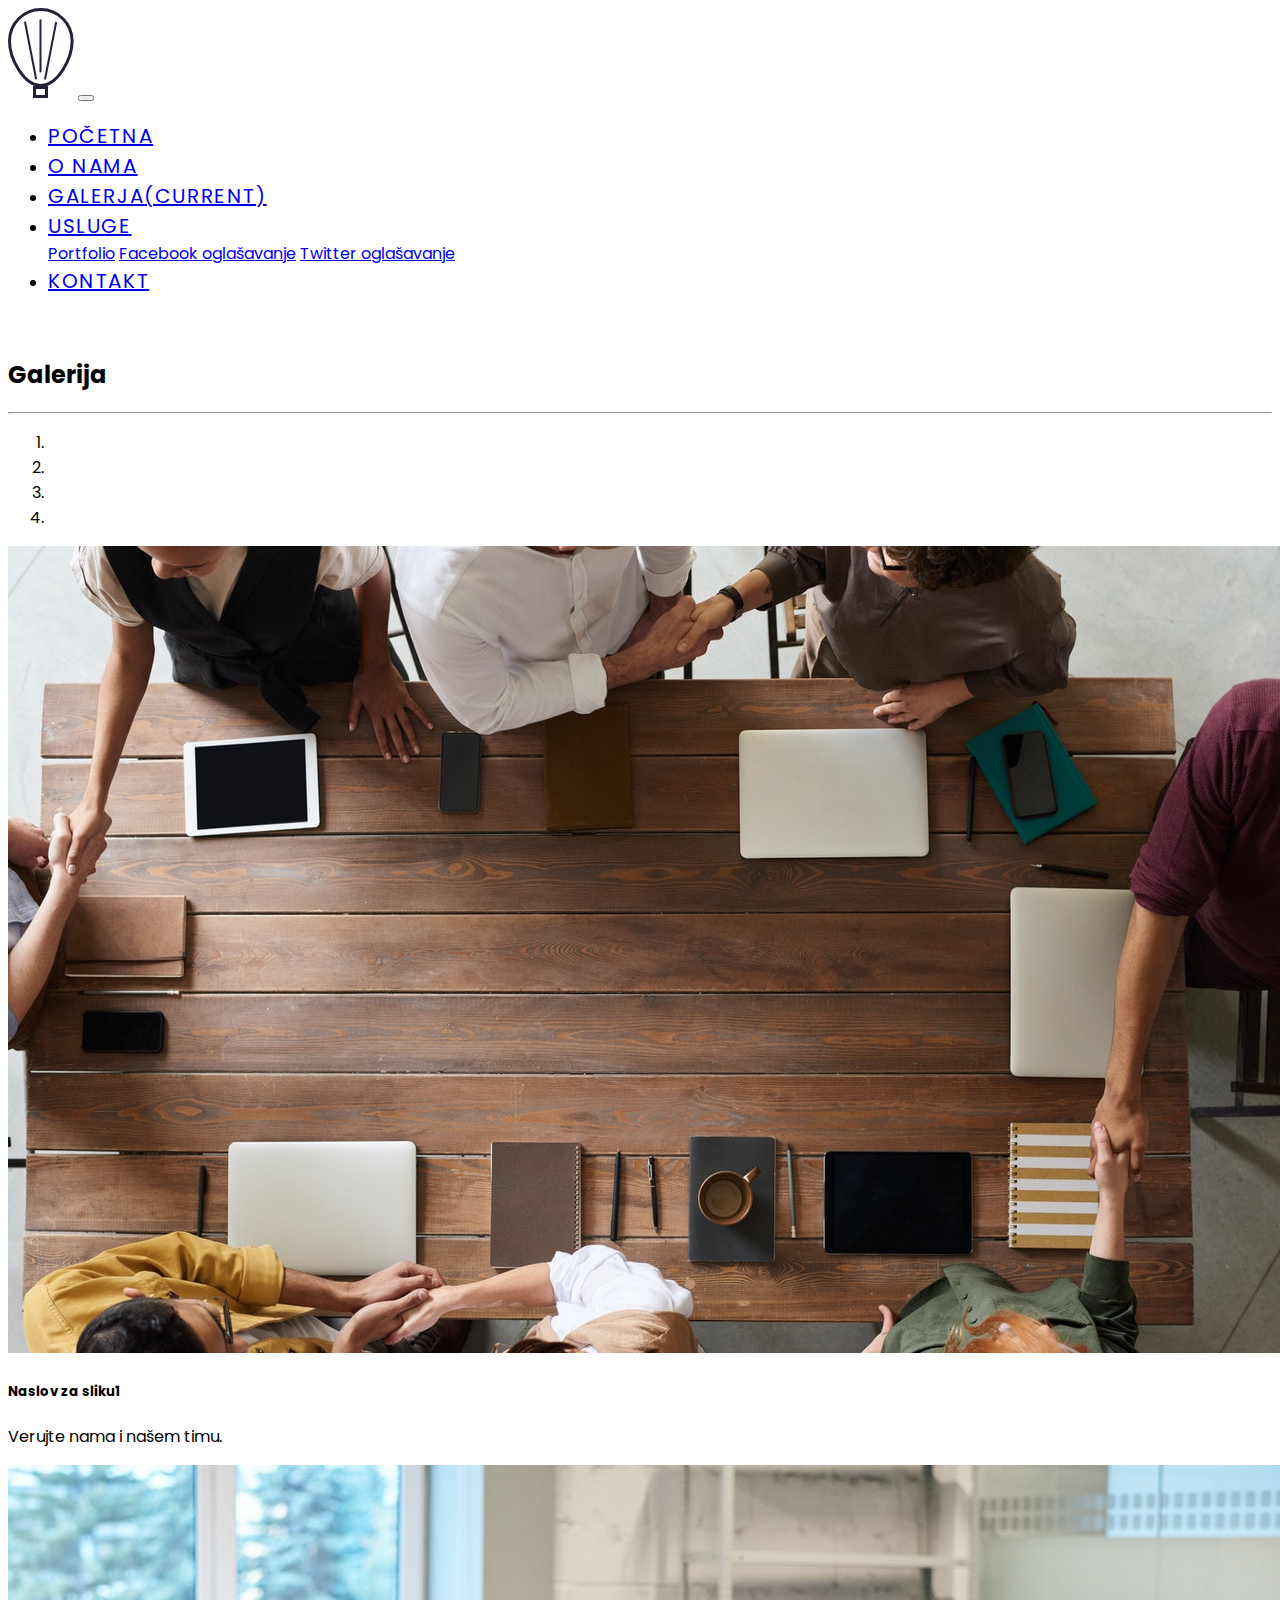
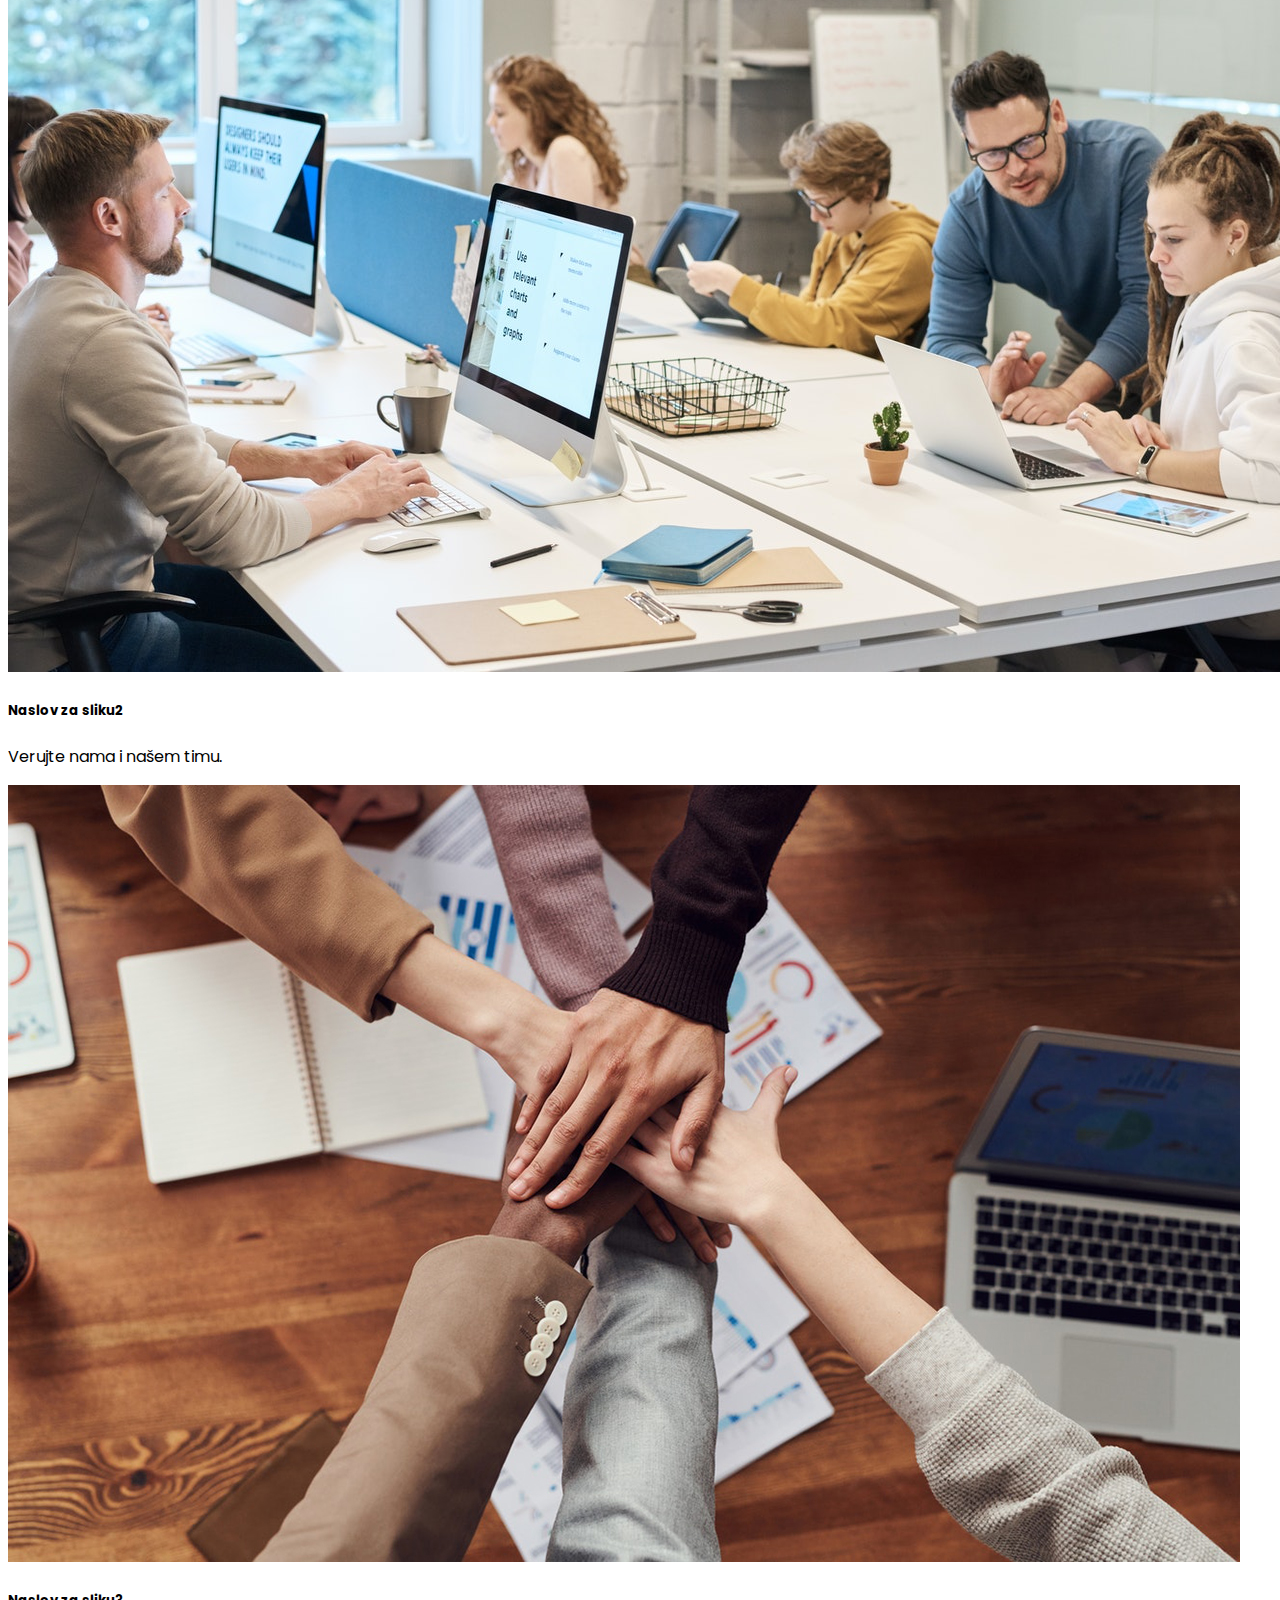
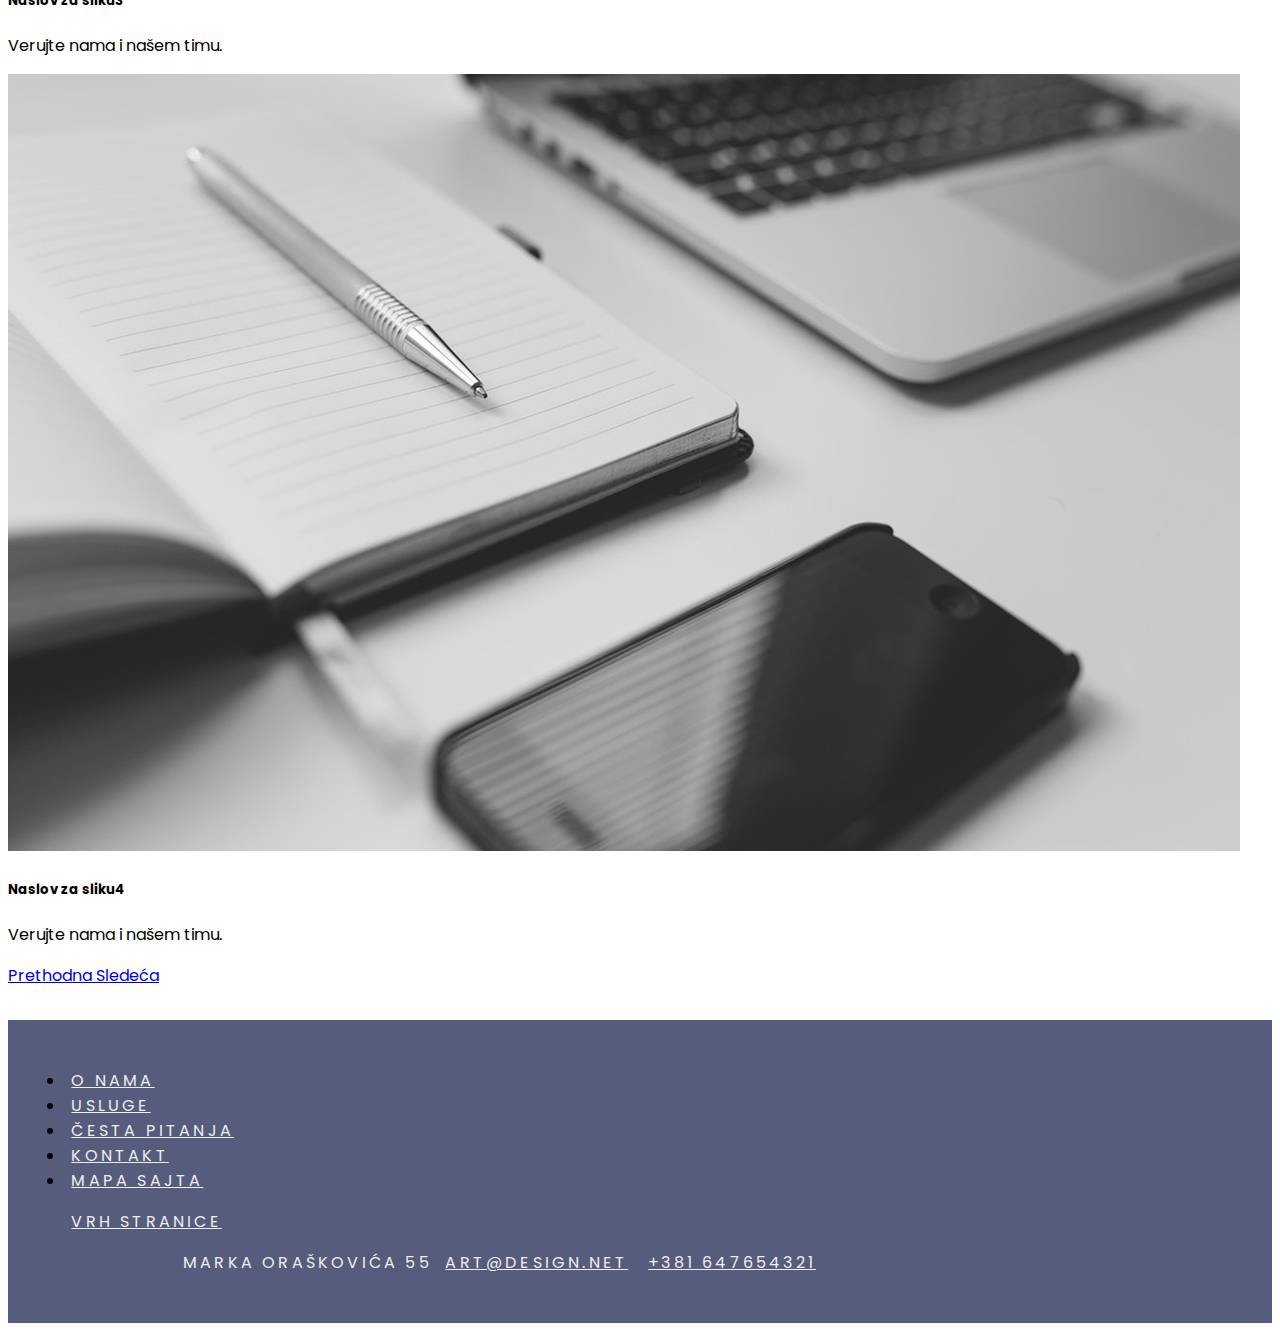
<file: marketing-web dizajn/galerija.html>
<!doctype html>
<html lang="en">

<head>
    <!-- Required meta tags -->
    <meta charset="utf-8">
    <meta name="viewport" content="width=device-width, initial-scale=1, shrink-to-fit=no">
    <meta name="description"content="Ovo je strana o marketingu na društvenim mrežama koji sadrži uslugeČ portfolio, facebook oglašavanje, twitter oglašavanje">
    <meta name="keywords" content="portfolio, facebook, twitter, usluge, web design, marketing, društvene mreže">
    <meta name=" author" content="Ivan Stojkovic, ivanrt271@gs.viser.edu.rs">
    <!-- Bootstrap CSS -->
    <link rel="stylesheet" href="https://cdn.jsdelivr.net/npm/bootstrap@4.5.3/dist/css/bootstrap.min.css"
        integrity="sha384-TX8t27EcRE3e/ihU7zmQxVncDAy5uIKz4rEkgIXeMed4M0jlfIDPvg6uqKI2xXr2" crossorigin="anonymous">

    <script src="https://code.jquery.com/jquery-3.2.1.slim.min.js"
        integrity="sha384-KJ3o2DKtIkvYIK3UENzmM7KCkRr/rE9/Qpg6aAZGJwFDMVNA/GpGFF93hXpG5KkN"
        crossorigin="anonymous"></script>

    <script src="https://cdnjs.cloudflare.com/ajax/libs/popper.js/1.12.9/umd/popper.min.js"
        integrity="sha384-ApNbgh9B+Y1QKtv3Rn7W3mgPxhU9K/ScQsAP7hUibX39j7fakFPskvXusvfa0b4Q"
        crossorigin="anonymous"></script>

    <script src="https://maxcdn.bootstrapcdn.com/bootstrap/4.0.0/js/bootstrap.min.js"
        integrity="sha384-JZR6Spejh4U02d8jOt6vLEHfe/JQGiRRSQQxSfFWpi1MquVdAyjUar5+76PVCmYl"
        crossorigin="anonymous"></script>

    <link rel="stylesheet" type="text/css" href="./stajl.css">

    <link rel="stylesheet" href="https://cdnjs.cloudflare.com/ajax/libs/font-awesome/5.15.1/css/all.min.css"
        integrity="sha512-+4zCK9k+qNFUR5X+cKL9EIR+ZOhtIloNl9GIKS57V1MyNsYpYcUrUeQc9vNfzsWfV28IaLL3i96P9sdNyeRssA=="
        crossorigin="anonymous" />

        <link rel="icon" href="./Logo.svg" type="image/gif" sizes="16x16">

    <title>Galerija</title>
</head>

<body>
    <nav class="navbar navbar-expand-lg navbar-light bg-light">
        <a class="navbar-brand" href="index.html"><img src="./Logo.svg"></a>
        <button class="navbar-toggler" type="button" data-toggle="collapse" data-target="#navbarSupportedContent"
            aria-controls="navbarSupportedContent" aria-expanded="false" aria-label="Toggle navigation">
            <span class="navbar-toggler-icon"></span>
        </button>

        <div class="collapse navbar-collapse" id="navbarSupportedContent">
            <ul class="navbar-nav mr-auto ml-5">
                <li class="nav-item">
                    <a class="nav-link" href="index.html">Početna</a>
                </li>
                <li class="nav-item">
                    <a class="nav-link" href="onama.html">O nama</a>
                </li>
                <li class="nav-item active">
                    <a class="nav-link" href="galerija.html">Galerja<span class="sr-only">(current)</span></a>
                </li>
                <li class="nav-item dropdown">
                    <a class="nav-link dropdown-toggle" href="#" id="navbarDropdown" role="button"
                        data-toggle="dropdown" aria-haspopup="true" aria-expanded="false">
                        Usluge
                    </a>
                    <div class="dropdown-menu" aria-labelledby="navbarDropdown">
                        <a class="dropdown-item" href="portfolio.html">Portfolio</a>
                        <a class="dropdown-item" href="facebook.html">Facebook oglašavanje</a>
                        <a class="dropdown-item" href="twitter.html">Twitter oglašavanje</a>
                </li>
                <li class="nav-item">
                    <a class="nav-link" href="kontakt.html">Kontakt</a>
                </li>
            </ul>
            <ul class="drustvene-mreze social-circle mr-5">
                <li><a href="https://www.facebook.com" class="icoFacebook" title="Facebook"><i class="fab fa-facebook"></i></a></li>
                <li><a href="https://www.twitter.com" class="icoTwitter" title="Twitter"><i class="fab fa-twitter"></i></a></li>
                <li><a href="https://google.com" class="icoGoogle" title="Google +"><i class="fab fa-google-plus"></i></a></li>
                <li><a href="https://linkedin.com" class="icoLinkedin" title="Linkedin"><i class="fab fa-linkedin"></i></a></li>
            </ul>
    </nav>
<h2 class="display-4 ml-5 pt-5" id="naslov">Galerija</h2>
<hr>
    <div id="carouselExampleIndicators" class="carousel slide" data-ride="carousel">
        <ol class="carousel-indicators">
            <li data-target="#carouselExampleIndicators" data-slide-to="0" class="active"></li>
            <li data-target="#carouselExampleIndicators" data-slide-to="1"></li>
            <li data-target="#carouselExampleIndicators" data-slide-to="2"></li>
            <li data-target="#carouselExampleIndicators" data-slide-to="3"></li>
        </ol>
        <div class="carousel-inner">
            <div class="carousel-item active">
                <img class="d-block w-100" src="./img/1.jpg" alt="First slide">
                <div class="carousel-caption d-none d-md-block">
                    <h5>Naslov za sliku1</h5>
                    <p>Verujte nama i našem timu.</p>
                </div>
            </div>
            <div class="carousel-item">
                <img class="d-block w-100" src="./img/2.jpg" alt="Second slide">
                <div class="carousel-caption d-none d-md-block">
                    <h5>Naslov za sliku2</h5>
                    <p>Verujte nama i našem timu.</p>
                </div>
            </div>
            <div class="carousel-item">
                <img class="d-block w-100" src="./img/3.jpg" alt="Third slide">
                <div class="carousel-caption d-none d-md-block">
                    <h5>Naslov za sliku3</h5>
                    <p>Verujte nama i našem timu.</p>
                </div>
            </div>
            <div class="carousel-item">
                <img class="d-block w-100" src="./img/4.jpg" alt="Third slide">
                <div class="carousel-caption d-none d-md-block">
                    <h5>Naslov za sliku4</h5>
                    <p>Verujte nama i našem timu.</p>
                </div>
            </div>
        </div>
        <a class="carousel-control-prev" href="#carouselExampleIndicators" role="button" data-slide="prev">
            <span class="carousel-control-prev-icon" aria-hidden="true"></span>
            <span class="sr-only">Prethodna</span>
        </a>
        <a class="carousel-control-next" href="#carouselExampleIndicators" role="button" data-slide="next">
            <span class="carousel-control-next-icon" aria-hidden="true"></span>
            <span class="sr-only">Sledeća</span>
        </a>
    </div>
<footer>
    <div class="row">
        <div class="col-12">
            <ul class="list-inline text-center">
                <li class="list-inline-item"><a href="onama.html">O nama</a></li>
                <li class="list-inline-item"><a href="usluge.html">Usluge</a></li>
                <li class="list-inline-item"><a href="faq.html">Česta pitanja</a></li>
                <li class="list-inline-item"><a href="kontakt.html">Kontakt</a></li>
                <li class="list-inline-item"><a href="mapasajta.html">Mapa sajta</a></li>
                <p class="float-right"><a href="#"><i class="fas fa-arrow-up"></i>Vrh stranice</a></p>
            </ul>
            <p class="uvlacenje">
                <i class="far fa-copyright"></i>
                Marka Oraškovića 55
                <a href="mailto:art@design.net">art@design.net</a>
                <a href="tel:+381 64 7654321">+381 647654321</a>
            </p>
        </div>
    </div>
</footer>
</body>
</html>
</file>
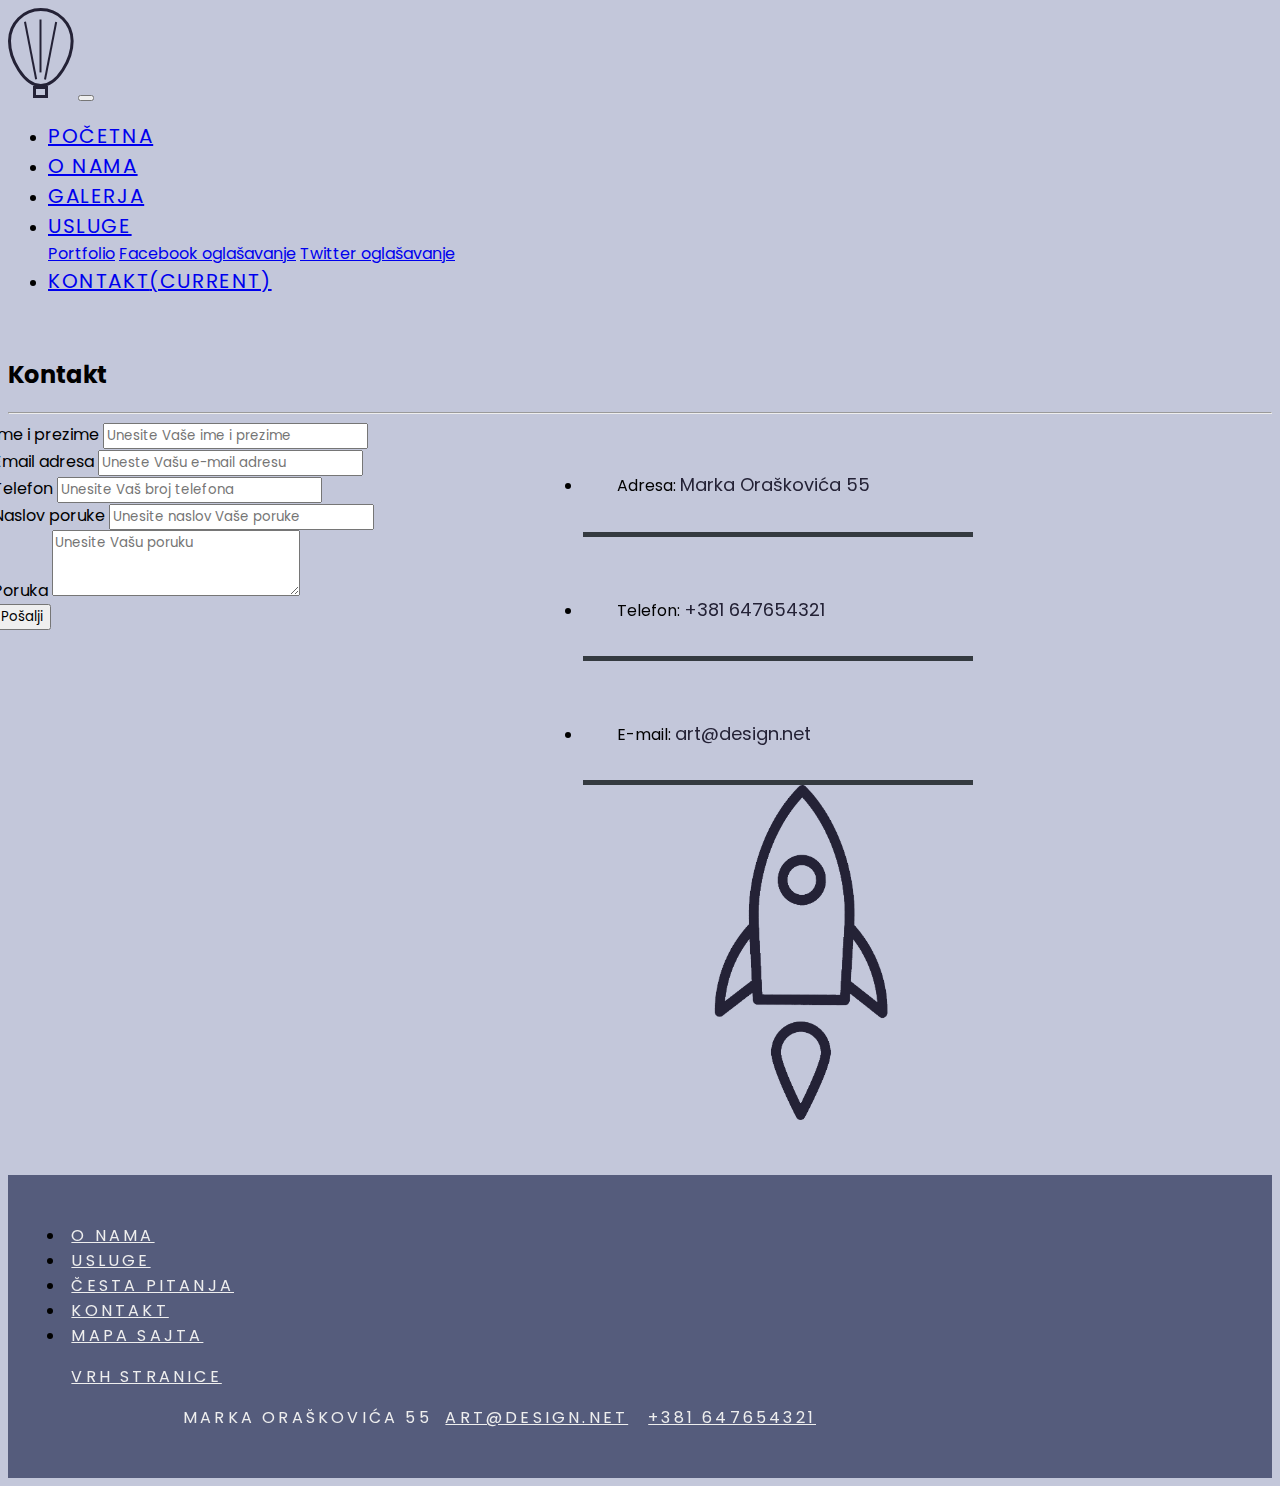
<file: marketing-web dizajn/kontakt.html>
<!doctype html>
<html lang="en">

<head>
    <!-- Required meta tags -->
    <meta charset="utf-8">
    <meta name="viewport" content="width=device-width, initial-scale=1, shrink-to-fit=no">
    <meta name="description" content="Ovo je strana o marketingu na društvenim mrežama koji sadrži uslugeČ portfolio, facebook oglašavanje, twitter oglašavanje">
    <meta name="keywords" content="portfolio, facebook, twitter, usluge, web design, marketing, društvene mreže">
    <meta name=" author" content="Ivan Stojkovic, ivanrt271@gs.viser.edu.rs">
    <!-- Bootstrap CSS -->
    <link rel="stylesheet" href="https://cdn.jsdelivr.net/npm/bootstrap@4.5.3/dist/css/bootstrap.min.css"
        integrity="sha384-TX8t27EcRE3e/ihU7zmQxVncDAy5uIKz4rEkgIXeMed4M0jlfIDPvg6uqKI2xXr2" crossorigin="anonymous">

    <script src="https://code.jquery.com/jquery-3.2.1.slim.min.js"
        integrity="sha384-KJ3o2DKtIkvYIK3UENzmM7KCkRr/rE9/Qpg6aAZGJwFDMVNA/GpGFF93hXpG5KkN"
        crossorigin="anonymous"></script>

    <script src="https://cdnjs.cloudflare.com/ajax/libs/popper.js/1.12.9/umd/popper.min.js"
        integrity="sha384-ApNbgh9B+Y1QKtv3Rn7W3mgPxhU9K/ScQsAP7hUibX39j7fakFPskvXusvfa0b4Q"
        crossorigin="anonymous"></script>

    <script src="https://maxcdn.bootstrapcdn.com/bootstrap/4.0.0/js/bootstrap.min.js"
        integrity="sha384-JZR6Spejh4U02d8jOt6vLEHfe/JQGiRRSQQxSfFWpi1MquVdAyjUar5+76PVCmYl"
        crossorigin="anonymous"></script>

    <link rel="stylesheet" type="text/css" href="./stajl.css">

    <link rel="stylesheet" href="https://cdnjs.cloudflare.com/ajax/libs/font-awesome/5.15.1/css/all.min.css"
        integrity="sha512-+4zCK9k+qNFUR5X+cKL9EIR+ZOhtIloNl9GIKS57V1MyNsYpYcUrUeQc9vNfzsWfV28IaLL3i96P9sdNyeRssA=="
        crossorigin="anonymous" />

        <link rel="icon" href="./Logo.svg" type="image/gif" sizes="16x16">

    <title>Kontakt</title>
</head>
<body style="background-color: #c3c7da;">
    <nav class="navbar navbar-expand-lg navbar-light bg-light">
        <a class="navbar-brand" href="index.html"><img src="./Logo.svg"></a>
        <button class="navbar-toggler" type="button" data-toggle="collapse" data-target="#navbarSupportedContent"
            aria-controls="navbarSupportedContent" aria-expanded="false" aria-label="Toggle navigation">
            <span class="navbar-toggler-icon"></span>
        </button>
    
        <div class="collapse navbar-collapse" id="navbarSupportedContent">
            <ul class="navbar-nav mr-auto ml-5">
                <li class="nav-item">
                    <a class="nav-link" href="index.html">Početna</a>
                </li>
                <li class="nav-item">
                    <a class="nav-link" href="onama.html">O nama</a>
                </li>
                <li class="nav-item">
                    <a class="nav-link" href="galerija.html">Galerja</a>
                </li>
                <li class="nav-item dropdown">
                    <a class="nav-link dropdown-toggle" href="#" id="navbarDropdown" role="button" data-toggle="dropdown"
                        aria-haspopup="true" aria-expanded="false">
                        Usluge
                    </a>
                    <div class="dropdown-menu" aria-labelledby="navbarDropdown">
                        <a class="dropdown-item" href="portfolio.html">Portfolio</a>
                        <a class="dropdown-item" href="facebook.html">Facebook oglašavanje</a>
                        <a class="dropdown-item" href="twitter.html">Twitter oglašavanje</a>
                </li>
                <li class="nav-item">
                    <a class="nav-link active" href="kontakt.html">Kontakt<span class="sr-only">(current)</span></a>
                </li>
            </ul>
            <ul class="drustvene-mreze social-circle mr-5">
                <li><a href="https://www.facebook.com" class="icoFacebook" title="Facebook"><i class="fab fa-facebook"></i></a></li>
                <li><a href="https://www.twitter.com" class="icoTwitter" title="Twitter"><i class="fab fa-twitter"></i></a></li>
                <li><a href="https://google.com" class="icoGoogle" title="Google +"><i class="fab fa-google-plus"></i></a></li>
                <li><a href="https://linkedin.com" class="icoLinkedin" title="Linkedin"><i class="fab fa-linkedin"></i></a></li>
            </ul>
    </nav>
    <h2 class="display-4 ml-5 pt-5" id="naslov">Kontakt</h2>
    <hr>
    <div class="container">
        <div class="row">
            <div class="col-6">
                <form action="izlazna.html" method="post">
                    <div class="form-group">
                        <label for="formGroupExampleInput">Ime i prezime</label>
                        <input type="text" class="form-control" id="formGroupExampleInput"
                            placeholder="Unesite Vaše ime i prezime">
                    </div>
                    <div class="form-group">
                        <label for="exampleInputEmail1">Email adresa</label>
                        <input type="email" class="form-control" id="exampleInputEmail1"
                            placeholder="Uneste Vašu e-mail adresu" aria-describedby="emailHelp">
                    </div>
                    <div class="form-group">
                        <label for="formGroupExampleInputPhone">Telefon</label>
                        <input type="tel" class="form-control" id="formGroupExampleInputPhone"
                            placeholder="Unesite Vaš broj telefona">
                    </div>
                    <div class="form-group">
                        <label for="formGroupExampleInputSubject1">Naslov poruke</label>
                        <input type="text" class="form-control" id="formGroupExampleInputSubject1"
                            placeholder="Unesite naslov Vaše poruke">
                    </div>
                    <div class="form-group">
                        <label for="exampleFormControlTextarea1">Poruka</label>
                        <textarea class="form-control" id="exampleFormControlTextarea1" rows="3"
                            placeholder="Unesite Vašu poruku"></textarea>
                    </div>
    
                    <button type="submit" class="btn btn-outline-dark btn-lg btn-block">Pošalji</button>
                </form> <br><br>
                <iframe style="width: 550px; height: 150px;"
                    src="https://www.google.com/maps/embed?pb=!1m18!1m12!1m3!1d4061.546071772151!2d20.487786388383487!3d44.805829343034816!2m3!1f0!2f0!3f0!3m2!1i1024!2i768!4f13.1!3m3!1m2!1s0x475a7a9b4eb7113f%3A0x86371b37db750b67!2z0JzQsNGA0LrQsCDQntGA0LXRiNC60L7QstC40ZvQsCA1NSwg0JHQtdC-0LPRgNCw0LQgMTExMjA!5e0!3m2!1ssr!2srs!4v1611644123840!5m2!1ssr!2srs"
                    width="600" height="450" frameborder="0" style="border:0;" allowfullscreen="" aria-hidden="false"
                    tabindex="0"></iframe>
            </div>
            <div class="col-6">
                <ul class="list-unstyled">
                    <li>Adresa: 
                        <span
                            style="color: #242236; font-size: 18px;"
                            class="float-right">Marka Oraškovića 55</span></li>
                    <br>
                    <li>Telefon: <span
                            style=" font-size: 18px;"
                            class="float-right"><a style="color: #242236;"
                            href="tel: +381 64 7654321"> +381 647654321</a></span></li>
                    <br>
                    <li>E-mail: <span
                            style=" font-size: 18px;"
                            class="float-right">
                             <a style="color: #242236;" href="mailto:art@design.net">art@design.net</a></span> <br>
                    </li>
                    <ul>
                    <img class="mt-5 ml-5 float-right raketa" style="width: 350px; height: 335px;" src="./img/raketaa.png" alt="raketa">
                    </div>
                </div>
            </div>
        </div>
<footer>
    <div class="row">
        <div class="col-12">
            <ul class="list-inline text-center">
                <li class="list-inline-item"><a href="onama.html">O nama</a></li>
                <li class="list-inline-item"><a href="usluge.html">Usluge</a></li>
                <li class="list-inline-item"><a href="faq.html">Česta pitanja</a></li>
                <li class="list-inline-item"><a href="kontakt.html">Kontakt</a></li>
                <li class="list-inline-item"><a href="mapasajta.html">Mapa sajta</a></li>
                <p class="float-right"><a href="#"><i class="fas fa-arrow-up"></i>Vrh stranice</a></p>
            </ul>
            <p class="uvlacenje">
                <i class="far fa-copyright"></i>
                Marka Oraškovića 55
                <a href="mailto:art@design.net">art@design.net</a>
                <a href="tel:+381 64 7654321">+381 647654321</a>
            </p>
        </div>
    </div>
</footer>
</body>
</html>
</file>
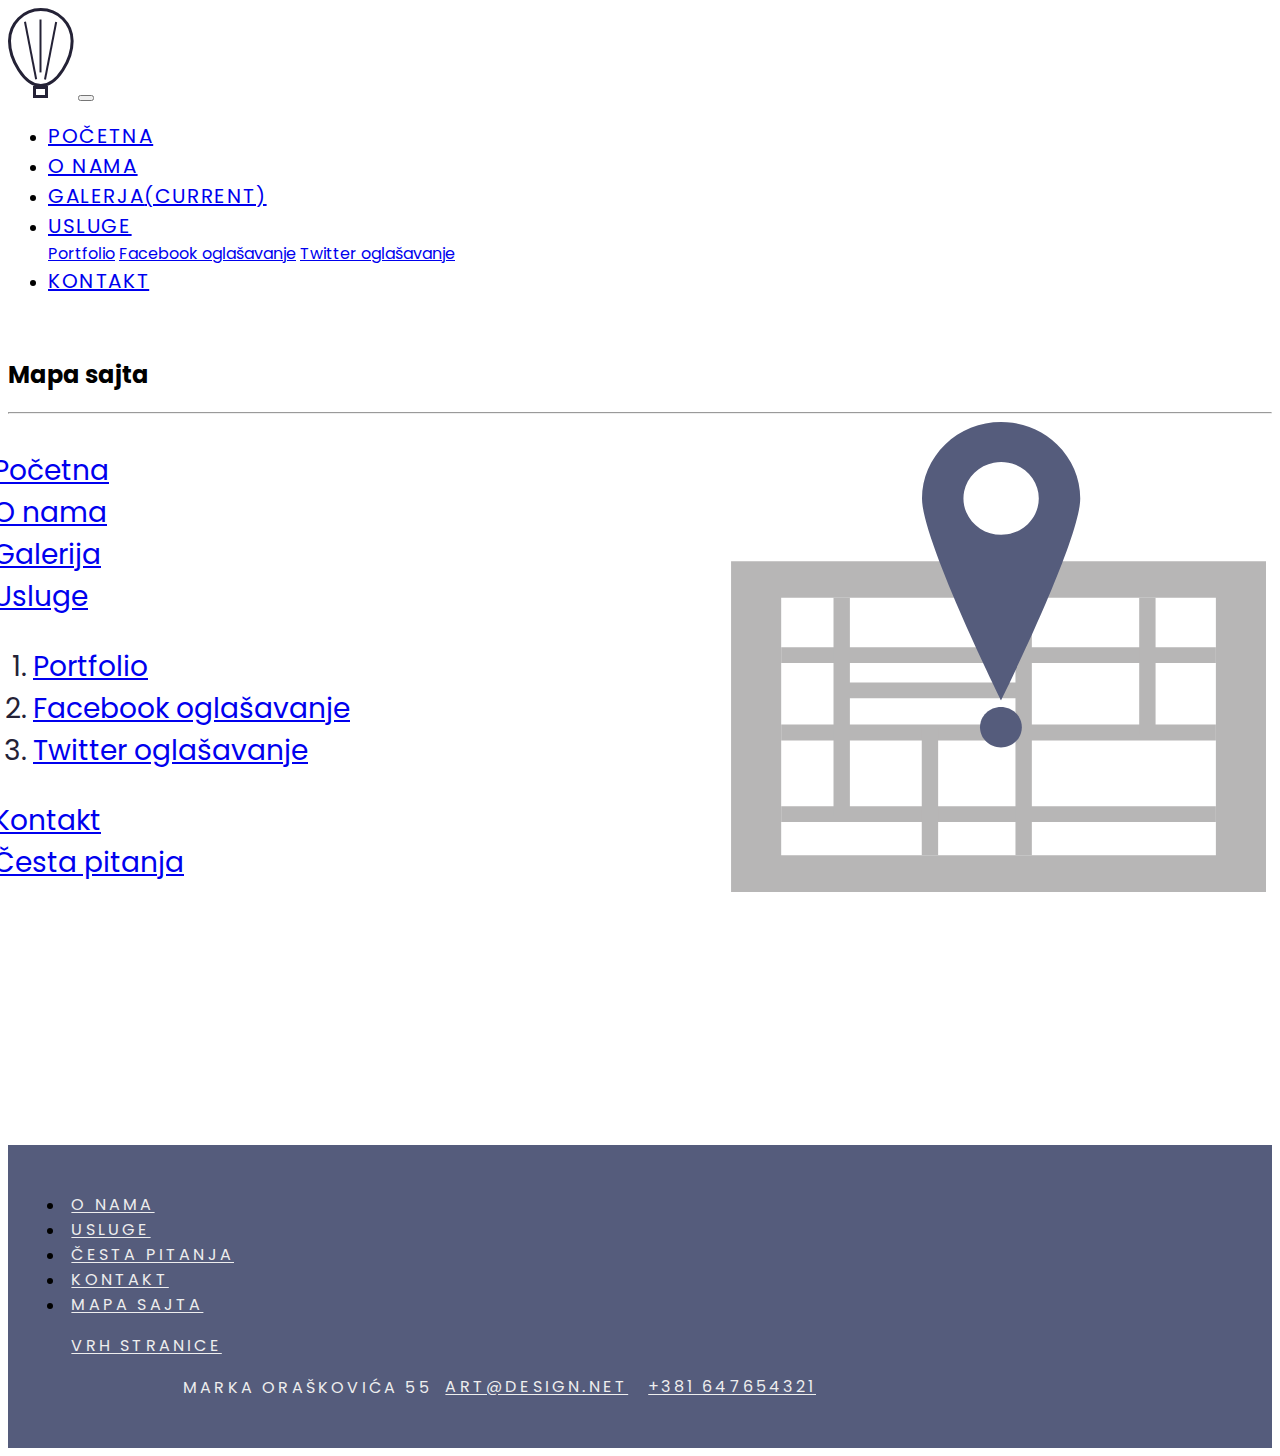
<file: marketing-web dizajn/mapasajta.html>
<!doctype html>
<html lang="en">

<head>
    <!-- Required meta tags -->
    <meta charset="utf-8">
    <meta name="viewport" content="width=device-width, initial-scale=1, shrink-to-fit=no">
    <meta name="description" content="Ovo je strana o marketingu na društvenim mrežama koji sadrži uslugeČ portfolio, facebook oglašavanje, twitter oglašavanje">
    <meta name="keywords" content="portfolio, facebook, twitter, usluge, web design, marketing, društvene mreže">
    <meta name=" author" content="Ivan Stojkovic, ivanrt271@gs.viser.edu.rs">
    <!-- Bootstrap CSS -->
    <link rel="stylesheet" href="https://cdn.jsdelivr.net/npm/bootstrap@4.5.3/dist/css/bootstrap.min.css"
        integrity="sha384-TX8t27EcRE3e/ihU7zmQxVncDAy5uIKz4rEkgIXeMed4M0jlfIDPvg6uqKI2xXr2" crossorigin="anonymous">

    <script src="https://code.jquery.com/jquery-3.2.1.slim.min.js"
        integrity="sha384-KJ3o2DKtIkvYIK3UENzmM7KCkRr/rE9/Qpg6aAZGJwFDMVNA/GpGFF93hXpG5KkN"
        crossorigin="anonymous"></script>

    <script src="https://cdnjs.cloudflare.com/ajax/libs/popper.js/1.12.9/umd/popper.min.js"
        integrity="sha384-ApNbgh9B+Y1QKtv3Rn7W3mgPxhU9K/ScQsAP7hUibX39j7fakFPskvXusvfa0b4Q"
        crossorigin="anonymous"></script>

    <script src="https://maxcdn.bootstrapcdn.com/bootstrap/4.0.0/js/bootstrap.min.js"
        integrity="sha384-JZR6Spejh4U02d8jOt6vLEHfe/JQGiRRSQQxSfFWpi1MquVdAyjUar5+76PVCmYl"
        crossorigin="anonymous"></script>

    <link rel="stylesheet" type="text/css" href="./stajl.css">

    <link rel="stylesheet" href="https://cdnjs.cloudflare.com/ajax/libs/font-awesome/5.15.1/css/all.min.css"
        integrity="sha512-+4zCK9k+qNFUR5X+cKL9EIR+ZOhtIloNl9GIKS57V1MyNsYpYcUrUeQc9vNfzsWfV28IaLL3i96P9sdNyeRssA=="
        crossorigin="anonymous" />

        <link rel="icon" href="./Logo.svg" type="image/gif" sizes="16x16">

    <title>Mapa sajta</title>
</head>

<body style="overflow-x: hidden;">
    <nav class="navbar navbar-expand-lg navbar-light bg-light">
        <a class="navbar-brand" href="index.html"><img src="./Logo.svg"></a>
        <button class="navbar-toggler" type="button" data-toggle="collapse" data-target="#navbarSupportedContent"
            aria-controls="navbarSupportedContent" aria-expanded="false" aria-label="Toggle navigation">
            <span class="navbar-toggler-icon"></span>
        </button>

        <div class="collapse navbar-collapse" id="navbarSupportedContent">
            <ul class="navbar-nav mr-auto ml-5">
                <li class="nav-item">
                    <a class="nav-link" href="index.html">Početna</a>
                </li>
                <li class="nav-item">
                    <a class="nav-link" href="onama.html">O nama</a>
                </li>
                <li class="nav-item">
                    <a class="nav-link" href="galerija.html">Galerja<span class="sr-only">(current)</span></a>
                </li>
                <li class="nav-item dropdown">
                    <a class="nav-link dropdown-toggle" href="#" id="navbarDropdown" role="button"
                        data-toggle="dropdown" aria-haspopup="true" aria-expanded="false">
                        Usluge
                    </a>
                    <div class="dropdown-menu" aria-labelledby="navbarDropdown">
                        <a class="dropdown-item" href="portfolio.html">Portfolio</a>
                        <a class="dropdown-item" href="facebook.html">Facebook oglašavanje</a>
                        <a class="dropdown-item" href="twitter.html">Twitter oglašavanje</a>
                </li>
                <li class="nav-item">
                    <a class="nav-link" href="kontakt.html">Kontakt</a>
                </li>
            </ul>
            <ul class="drustvene-mreze social-circle mr-5">
                <li><a href="https://www.facebook.com" class="icoFacebook" title="Facebook"><i class="fab fa-facebook"></i></a></li>
                <li><a href="https://www.twitter.com" class="icoTwitter" title="Twitter"><i class="fab fa-twitter"></i></a></li>
                <li><a href="https://google.com" class="icoGoogle" title="Google +"><i class="fab fa-google-plus"></i></a></li>
                <li><a href="https://linkedin.com" class="icoLinkedin" title="Linkedin"><i class="fab fa-linkedin"></i></a></li>
            </ul>
            <br>
    </nav>
    <h2 class="display-4 ml-5 pt-5" id="naslov">Mapa sajta</h2>
    <hr>
<div class="row" style="font-size: 28px; color: #242236;">
    <div class="col-6">
            <div class="container ml-5">
                <ul></ul>
                <li><a href="index.html">Početna</a></li>
                <li><a href="onama.html">O nama</a></li>
                <li><a href="galerija.html">Galerija</a></li>
                <li><a href="usluge.html">Usluge</a></li>
                <ol>
                    <li><a href="portfolio.html">Portfolio</a></li>
                    <li><a href="facebook.html">Facebook oglašavanje</a></li>
                    <li><a href="twitter.html">Twitter oglašavanje</a></li>
                </ol>
                </li>
                <li><a href="kontakt.html">Kontakt</a></li>
                <li><a href="faq.html">Česta pitanja</a></li>
                </ul>
            </div>
    </div>
    <div class="col-6">
        <img src="./img/mapa.svg" alt="map">
    </div>
</div>
<footer>
    <div class="row">
        <div class="col-12">
            <ul class="list-inline text-center">
                <li class="list-inline-item"><a href="onama.html">O nama</a></li>
                <li class="list-inline-item"><a href="usluge.html">Usluge</a></li>
                <li class="list-inline-item"><a href="faq.html">Česta pitanja</a></li>
                <li class="list-inline-item"><a href="kontakt.html">Kontakt</a></li>
                <li class="list-inline-item"><a href="mapasajta.html">Mapa sajta</a></li>
                <p class="float-right"><a href="#"><i class="fas fa-arrow-up"></i>Vrh stranice</a></p>
            </ul>
            <p class="uvlacenje">
                <i class="far fa-copyright"></i>
                Marka Oraškovića 55
                <a href="mailto:art@design.net">art@design.net</a>
                <a href="tel:+381 64 7654321">+381 647654321</a>
            </p>
        </div>
    </div>
</footer>
</body>
</html>
</file>
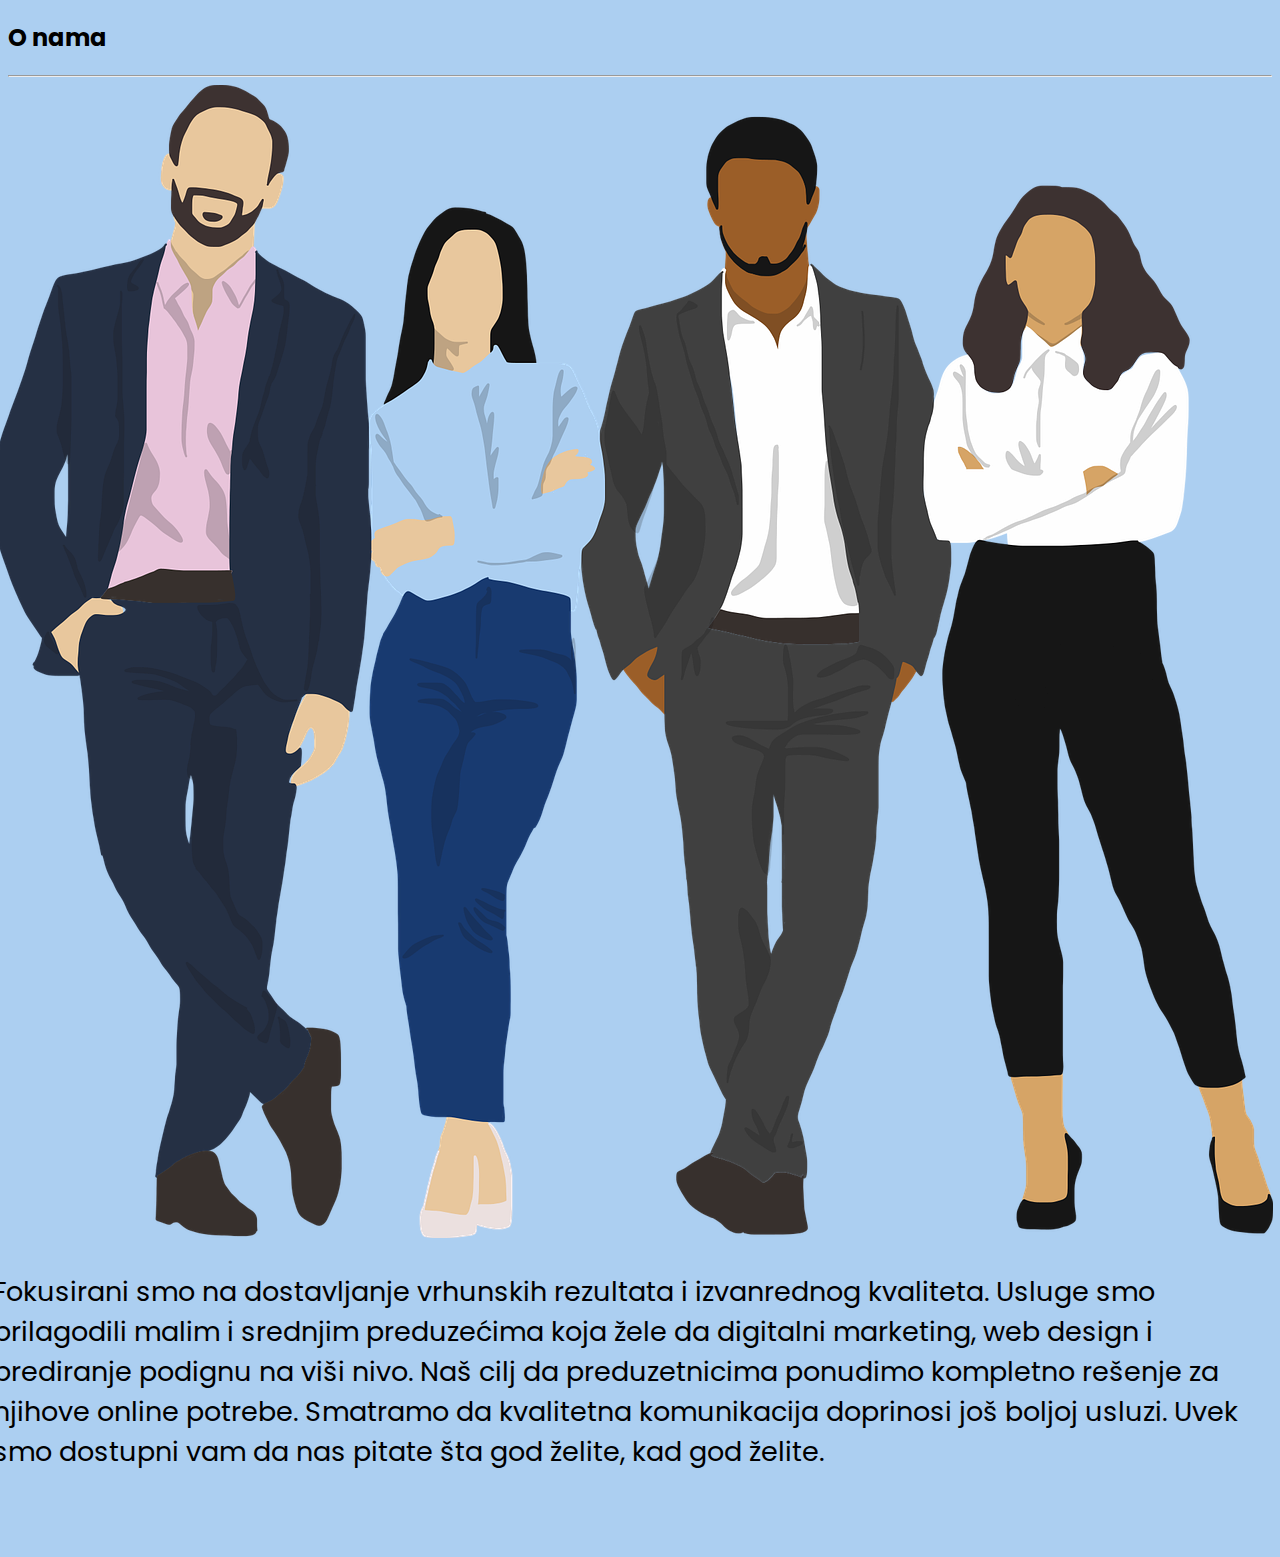
<file: marketing-web dizajn/onama-zastampu.html>
<!doctype html>
<html lang="en">

<head>
    <meta charset="utf-8">

    <!-- Bootstrap CSS -->
    <link rel="stylesheet" href="https://cdn.jsdelivr.net/npm/bootstrap@4.5.3/dist/css/bootstrap.min.css"
        integrity="sha384-TX8t27EcRE3e/ihU7zmQxVncDAy5uIKz4rEkgIXeMed4M0jlfIDPvg6uqKI2xXr2" crossorigin="anonymous">

    <script src="https://code.jquery.com/jquery-3.2.1.slim.min.js"
        integrity="sha384-KJ3o2DKtIkvYIK3UENzmM7KCkRr/rE9/Qpg6aAZGJwFDMVNA/GpGFF93hXpG5KkN"
        crossorigin="anonymous"></script>

    <script src="https://cdnjs.cloudflare.com/ajax/libs/popper.js/1.12.9/umd/popper.min.js"
        integrity="sha384-ApNbgh9B+Y1QKtv3Rn7W3mgPxhU9K/ScQsAP7hUibX39j7fakFPskvXusvfa0b4Q"
        crossorigin="anonymous"></script>

    <script src="https://maxcdn.bootstrapcdn.com/bootstrap/4.0.0/js/bootstrap.min.js"
        integrity="sha384-JZR6Spejh4U02d8jOt6vLEHfe/JQGiRRSQQxSfFWpi1MquVdAyjUar5+76PVCmYl"
        crossorigin="anonymous"></script>

    <link rel="stylesheet" type="text/css" href="./stajl.css">

    <link rel="stylesheet" href="https://cdnjs.cloudflare.com/ajax/libs/font-awesome/5.15.1/css/all.min.css"
        integrity="sha512-+4zCK9k+qNFUR5X+cKL9EIR+ZOhtIloNl9GIKS57V1MyNsYpYcUrUeQc9vNfzsWfV28IaLL3i96P9sdNyeRssA=="
        crossorigin="anonymous" />
        
        <link rel="icon" href="./Logo.svg" type="image/gif" sizes="16x16">

    <title>O nama - stampa</title>
</head>

<body style="background-color: #ACCFF1;">
    <h2 class="display-4 ml-5 pt-5">O nama</h2>
    <hr>
<div class="container">
    <div class="row">
        <div class="col-md 6">
            <img style="width: 100%;" src="./img/tim.png" alt="tim">
            <br>
        </div>
        <div class="col-md 6">
            <p style="font-size: 27px;">
                Fokusirani smo na dostavljanje vrhunskih
                rezultata i izvanrednog kvaliteta.
                Usluge smo prilagodili malim i srednjim preduzećima koja žele da digitalni marketing, web design i
                brediranje podignu na
                viši nivo. Naš cilj da preduzetnicima ponudimo kompletno rešenje za njihove online potrebe.
                Smatramo da kvalitetna komunikacija doprinosi još boljoj usluzi. Uvek smo dostupni vam da nas pitate šta
                god želite, kad
                god želite.</p>
        </div>
        <br>
    </div>
    <br>
</div>
</body>
</html>
</file>
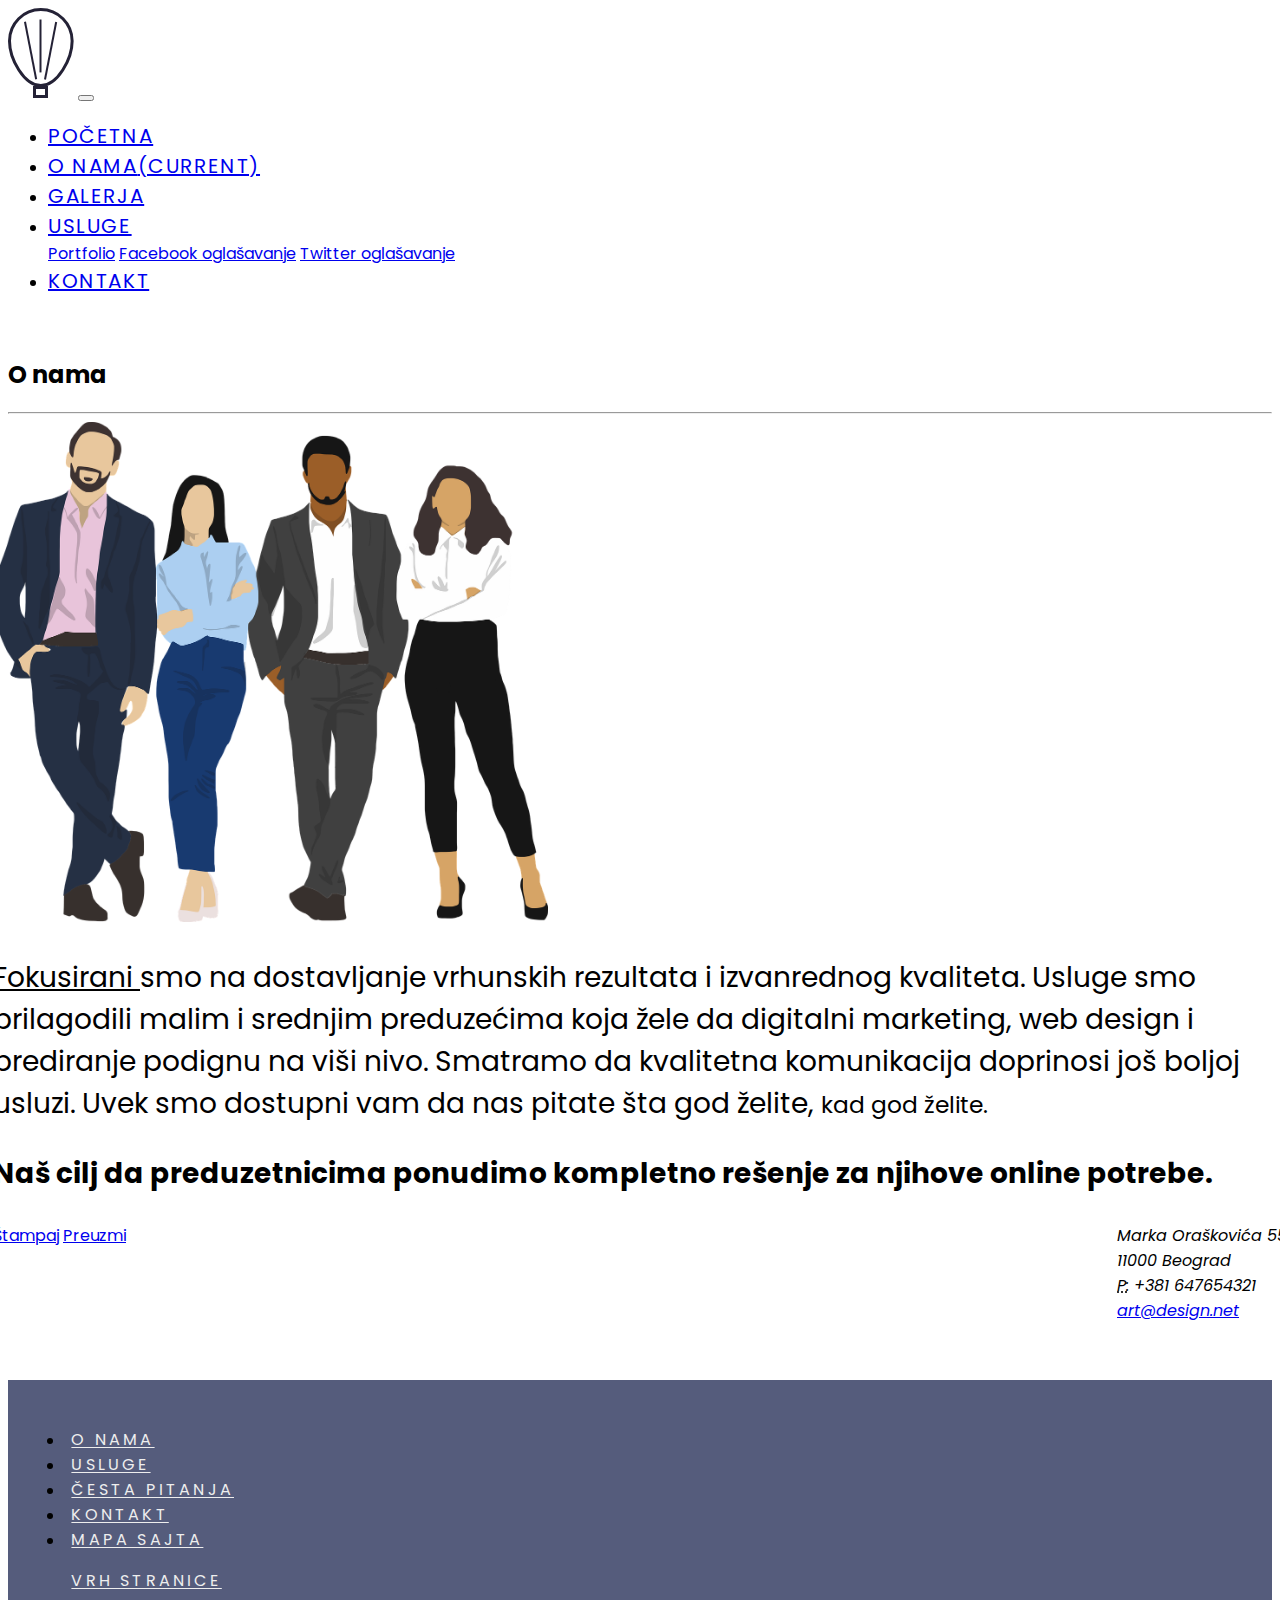
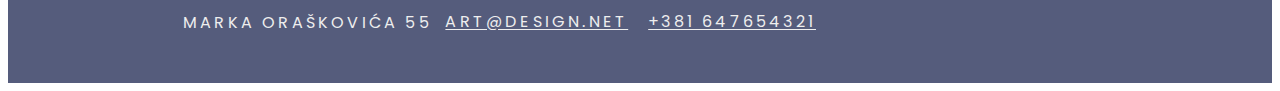
<file: marketing-web dizajn/onama.html>
<!doctype html>
<html lang="en">

<head>
    <!-- Required meta tags -->
    <meta charset="utf-8">
    <meta name="viewport" content="width=device-width, initial-scale=1, shrink-to-fit=no">
    <meta name="description" content="Ovo je strana o marketingu na društvenim mrežama koji sadrži uslugeČ portfolio, facebook oglašavanje, twitter oglašavanje">
    <meta name="keywords" content="portfolio, facebook, twitter, usluge, web design, marketing, društvene mreže">
    <meta name=" author" content="Ivan Stojkovic, ivanrt271@gs.viser.edu.rs">
    <!-- Bootstrap CSS -->
    <link rel="stylesheet" href="https://cdn.jsdelivr.net/npm/bootstrap@4.5.3/dist/css/bootstrap.min.css"
        integrity="sha384-TX8t27EcRE3e/ihU7zmQxVncDAy5uIKz4rEkgIXeMed4M0jlfIDPvg6uqKI2xXr2" crossorigin="anonymous">

    <script src="https://code.jquery.com/jquery-3.2.1.slim.min.js"
        integrity="sha384-KJ3o2DKtIkvYIK3UENzmM7KCkRr/rE9/Qpg6aAZGJwFDMVNA/GpGFF93hXpG5KkN"
        crossorigin="anonymous"></script>

    <script src="https://cdnjs.cloudflare.com/ajax/libs/popper.js/1.12.9/umd/popper.min.js"
        integrity="sha384-ApNbgh9B+Y1QKtv3Rn7W3mgPxhU9K/ScQsAP7hUibX39j7fakFPskvXusvfa0b4Q"
        crossorigin="anonymous"></script>

    <script src="https://maxcdn.bootstrapcdn.com/bootstrap/4.0.0/js/bootstrap.min.js"
        integrity="sha384-JZR6Spejh4U02d8jOt6vLEHfe/JQGiRRSQQxSfFWpi1MquVdAyjUar5+76PVCmYl"
        crossorigin="anonymous"></script>

    <link rel="stylesheet" type="text/css" href="./stajl.css">

    <link rel="stylesheet" href="https://cdnjs.cloudflare.com/ajax/libs/font-awesome/5.15.1/css/all.min.css"
        integrity="sha512-+4zCK9k+qNFUR5X+cKL9EIR+ZOhtIloNl9GIKS57V1MyNsYpYcUrUeQc9vNfzsWfV28IaLL3i96P9sdNyeRssA=="
        crossorigin="anonymous" />

                <link rel="icon" href="./Logo.svg" type="image/gif" sizes="16x16">

    <title>O nama</title>
</head>

<body>
    <nav class="navbar navbar-expand-lg navbar-light bg-light">
        <a class="navbar-brand" href="index.html"><img src="./Logo.svg"></a>
        <button class="navbar-toggler" type="button" data-toggle="collapse" data-target="#navbarSupportedContent"
            aria-controls="navbarSupportedContent" aria-expanded="false" aria-label="Toggle navigation">
            <span class="navbar-toggler-icon"></span>
        </button>

        <div class="collapse navbar-collapse" id="navbarSupportedContent">
            <ul class="navbar-nav mr-auto ml-5">
                <li class="nav-item">
                    <a class="nav-link" href="index.html">Početna</a>
                </li>
                <li class="nav-item">
                    <a class="nav-link active" href="onama.html">O nama<span class="sr-only">(current)</span></a>
                </li>
                <li class="nav-item">
                    <a class="nav-link" href="galerija.html">Galerja</a>
                </li>
                <li class="nav-item dropdown">
                    <a class="nav-link dropdown-toggle" href="#" id="navbarDropdown" role="button"
                        data-toggle="dropdown" aria-haspopup="true" aria-expanded="false">
                        Usluge
                    </a>
                    <div class="dropdown-menu" aria-labelledby="navbarDropdown">
                        <a class="dropdown-item" href="portfolio.html">Portfolio</a>
                        <a class="dropdown-item" href="facebook.html">Facebook oglašavanje</a>
                        <a class="dropdown-item" href="twitter.html">Twitter oglašavanje</a>
                </li>
                <li class="nav-item">
                    <a class="nav-link" href="kontakt.html">Kontakt</a>
                </li>
            </ul>
            <ul class="drustvene-mreze social-circle mr-5">
                <li><a href="https://www.facebook.com" class="icoFacebook" title="Facebook"><i class="fab fa-facebook"></i></a></li>
                <li><a href="https://www.twitter.com" class="icoTwitter" title="Twitter"><i class="fab fa-twitter"></i></a></li>
                <li><a href="https://google.com" class="icoGoogle" title="Google +"><i class="fab fa-google-plus"></i></a></li>
                <li><a href="https://linkedin.com" class="icoLinkedin" title="Linkedin"><i class="fab fa-linkedin"></i></a></li>
            </ul>
    </nav>
    <h2 class="display-4 ml-5 pt-5" id="naslov">O nama</h2>
    <hr>
<div class="container">
    <div class="row">
        <div class="col-md 6">
            <img class="mr-5" style="width: 555px;"  src="./img/tim.png" alt="tim">
            <br>
        </div>
        <div class="col-md 6 ml-3">
            <p style="font-size: 28px;">
                <u>Fokusirani </u> smo na dostavljanje vrhunskih rezultata i izvanrednog kvaliteta.
                Usluge smo prilagodili malim i srednjim preduzećima koja žele da digitalni marketing, web design i
                brediranje podignu na viši nivo.
                Smatramo da kvalitetna komunikacija doprinosi još boljoj usluzi. Uvek smo dostupni vam da nas pitate šta
                god želite, <small> kad god želite.</small></p>
                <strong><p style="font-size: 28px;" > Naš cilj da preduzetnicima ponudimo kompletno rešenje za njihove online potrebe.</strong></p>
                <address style="float: right;">
                    Marka Oraškovića 55 <br>
                    11000 Beograd <br>
                    <abbr title="Phone">P:</abbr> +381 647654321 <br>
                    <a href="mailto:office.voio.rs">art@design.net </a>
                </address>
                <a href="onama-zastampu.html" id="but" class="btn btn-outline-dark btn-lg" role="button">Štampaj</a>
                <a href="vebdizajn.pdf" target="_blank" id="but2" class="btn btn-outline-dark btn-lg" role="button">Preuzmi</a>
        </div>
        <br>
    </div>
</div>
<footer>
    <div class="row">
        <div class="col-12">
            <ul class="list-inline text-center">
                <li class="list-inline-item"><a href="onama.html">O nama</a></li>
                <li class="list-inline-item"><a href="usluge.html">Usluge</a></li>
                <li class="list-inline-item"><a href="faq.html">Česta pitanja</a></li>
                <li class="list-inline-item"><a href="kontakt.html">Kontakt</a></li>
                <li class="list-inline-item"><a href="mapasajta.html">Mapa sajta</a></li>
                <p class="float-right"><a href="#"><i class="fas fa-arrow-up"></i>Vrh stranice</a></p>
            </ul>
            <p class="uvlacenje">
                <i class="far fa-copyright"></i>
                Marka Oraškovića 55
                <a href="mailto:art@design.net">art@design.net</a>
                <a href="tel:+381 64 7654321">+381 647654321</a>
            </p>
        </div>
    </div>
</footer>
</body>
</html>
</file>
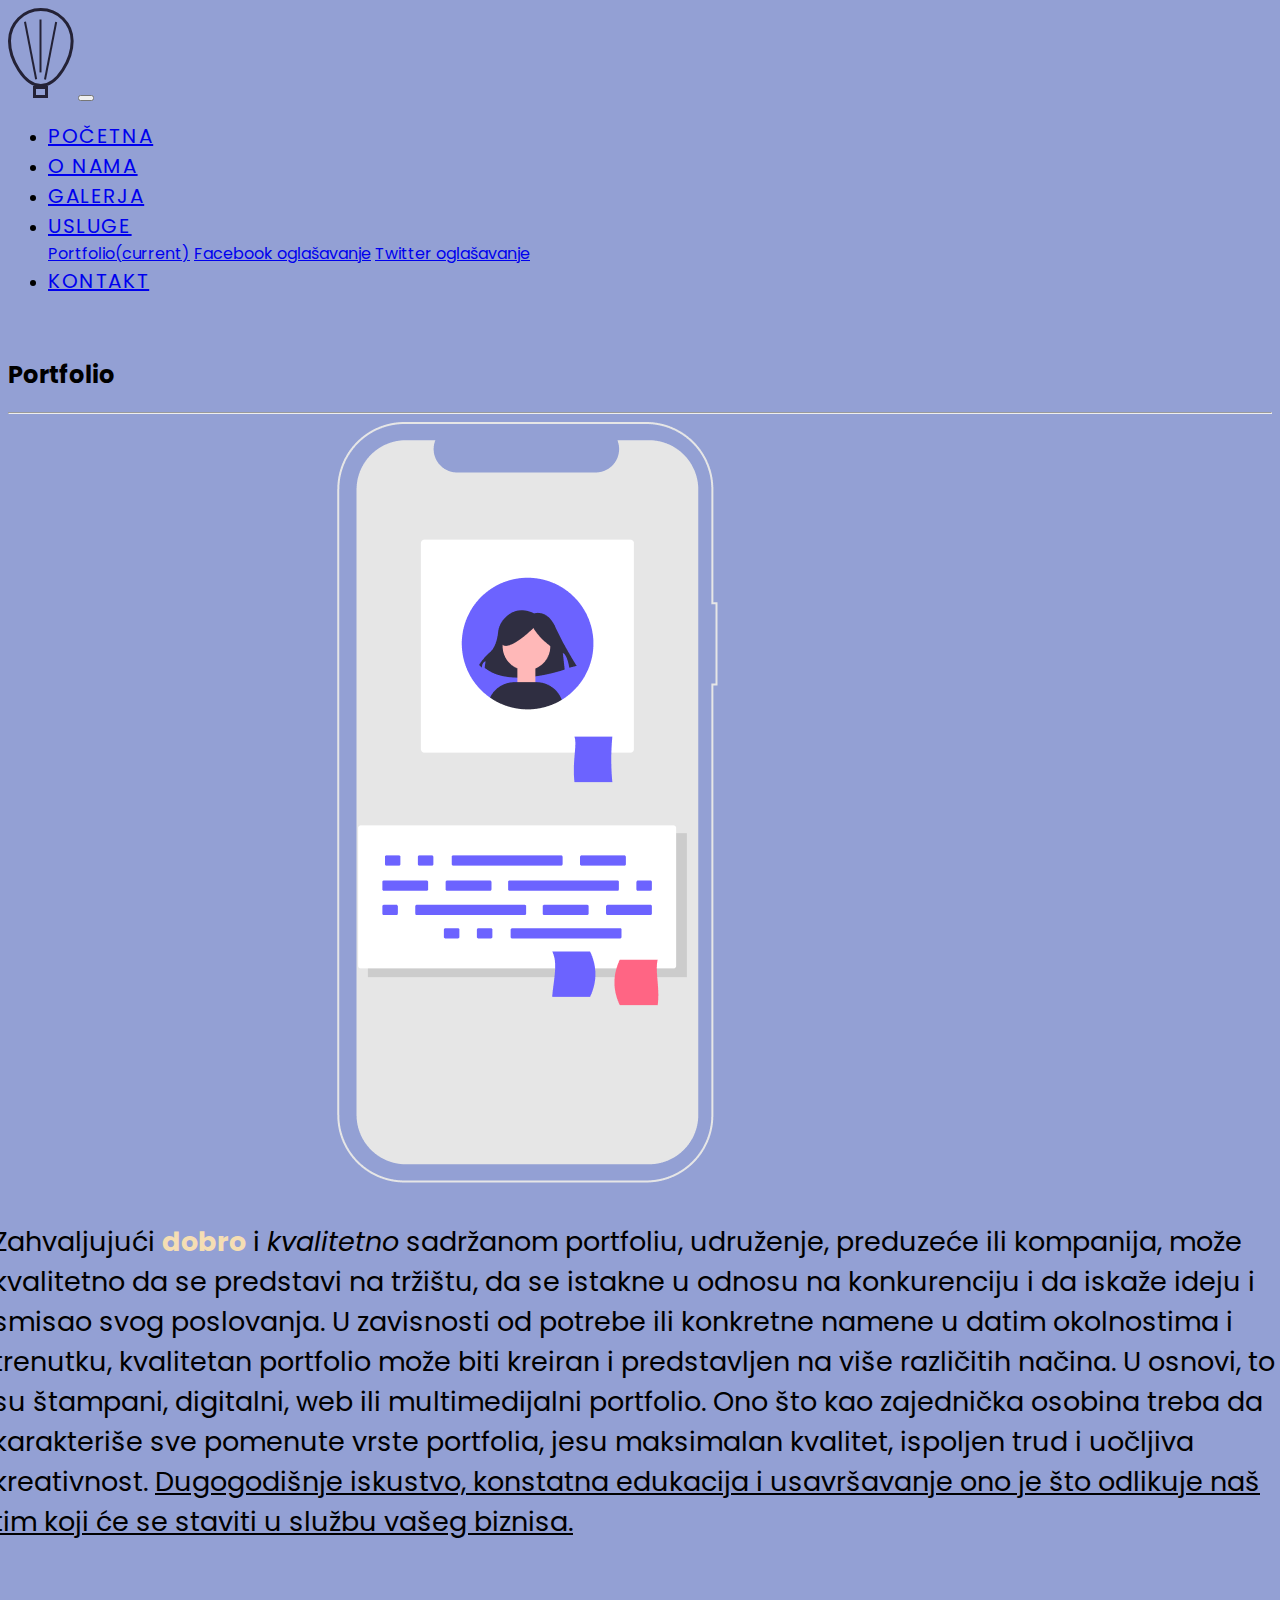
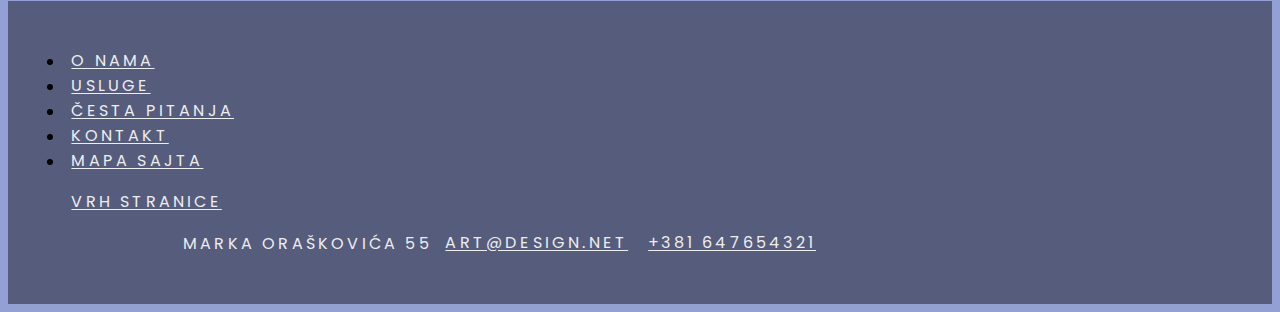
<file: marketing-web dizajn/portfolio.html>
<!doctype html>
<html lang="en">
<head>
    <!-- Required meta tags -->
    <meta charset="utf-8">
    <meta name="viewport" content="width=device-width, initial-scale=1, shrink-to-fit=no">
    <meta name="description" content="Ovo je strana o marketingu na društvenim mrežama koji sadrži uslugeČ portfolio, facebook oglašavanje, twitter oglašavanje">
    <meta name="keywords" content="portfolio, facebook, twitter, usluge, web design, marketing, društvene mreže">
    <meta name=" author" content="Ivan Stojkovic, ivanrt271@gs.viser.edu.rs">
    <!-- Bootstrap CSS -->
    <link rel="stylesheet" href="https://cdn.jsdelivr.net/npm/bootstrap@4.5.3/dist/css/bootstrap.min.css"
        integrity="sha384-TX8t27EcRE3e/ihU7zmQxVncDAy5uIKz4rEkgIXeMed4M0jlfIDPvg6uqKI2xXr2" crossorigin="anonymous">

    <script src="https://code.jquery.com/jquery-3.2.1.slim.min.js"
        integrity="sha384-KJ3o2DKtIkvYIK3UENzmM7KCkRr/rE9/Qpg6aAZGJwFDMVNA/GpGFF93hXpG5KkN"
        crossorigin="anonymous"></script>

    <script src="https://cdnjs.cloudflare.com/ajax/libs/popper.js/1.12.9/umd/popper.min.js"
        integrity="sha384-ApNbgh9B+Y1QKtv3Rn7W3mgPxhU9K/ScQsAP7hUibX39j7fakFPskvXusvfa0b4Q"
        crossorigin="anonymous"></script>

    <script src="https://maxcdn.bootstrapcdn.com/bootstrap/4.0.0/js/bootstrap.min.js"
        integrity="sha384-JZR6Spejh4U02d8jOt6vLEHfe/JQGiRRSQQxSfFWpi1MquVdAyjUar5+76PVCmYl"
        crossorigin="anonymous"></script>

    <link rel="stylesheet" type="text/css" href="./stajl.css">

    <link rel="stylesheet" href="https://cdnjs.cloudflare.com/ajax/libs/font-awesome/5.15.1/css/all.min.css"
        integrity="sha512-+4zCK9k+qNFUR5X+cKL9EIR+ZOhtIloNl9GIKS57V1MyNsYpYcUrUeQc9vNfzsWfV28IaLL3i96P9sdNyeRssA=="
        crossorigin="anonymous" />

                <link rel="icon" href="./Logo.svg" type="image/gif" sizes="16x16">

    <title>O nama</title>
</head>

<body style="background-color: #93a0d4; overflow-x: hidden;">
    <nav class="navbar navbar-expand-lg navbar-light bg-light">
        <a class="navbar-brand" href="index.html"><img src="./Logo.svg"></a>
        <button class="navbar-toggler" type="button" data-toggle="collapse" data-target="#navbarSupportedContent"
            aria-controls="navbarSupportedContent" aria-expanded="false" aria-label="Toggle navigation">
            <span class="navbar-toggler-icon"></span>
        </button>

        <div class="collapse navbar-collapse" id="navbarSupportedContent">
            <ul class="navbar-nav mr-auto ml-5">
                <li class="nav-item">
                    <a class="nav-link" href="index.html">Početna</a>
                </li>
                <li class="nav-item">
                    <a class="nav-link" href="onama.html">O nama</a>
                </li>
                <li class="nav-item">
                    <a class="nav-link" href="galerija.html">Galerja</a>
                </li>
                <li class="nav-item dropdown active">
                    <a class="nav-link dropdown-toggle" href="#" id="navbarDropdown" role="button"
                        data-toggle="dropdown" aria-haspopup="true" aria-expanded="false">
                        Usluge
                    </a>
                    <div class="dropdown-menu" aria-labelledby="navbarDropdown">
                        <a class="dropdown-item" href="portfolio.html">Portfolio<span class="sr-only">(current)</span></a>
                        <a class="dropdown-item" href="facebook.html">Facebook oglašavanje</a>
                        <a class="dropdown-item" href="twitter.html">Twitter oglašavanje</a>
                </li>
                <li class="nav-item">
                    <a class="nav-link" href="kontakt.html">Kontakt</a>
                </li>
            </ul>
            <ul class="drustvene-mreze social-circle mr-5">
                <li><a href="https://www.facebook.com" class="icoFacebook" title="Facebook"><i class="fab fa-facebook"></i></a></li>
                <li><a href="https://www.twitter.com" class="icoTwitter" title="Twitter"><i class="fab fa-twitter"></i></a></li>
                <li><a href="https://google.com" class="icoGoogle" title="Google +"><i class="fab fa-google-plus"></i></a></li>
                <li><a href="https://linkedin.com" class="icoLinkedin" title="Linkedin"><i class="fab fa-linkedin"></i></a></li>
            </ul>
    </nav>
    <h2 class="display-4 ml-5 pt-5" id="naslov">Portfolio</h2>
    <hr>
<div class="row">
    <div class="col-md-6">
        <img class="h-75 mt-4" src="./img/port.png" alt="portfolio">
    </div>
    <div class="col-md-6">
        <p class="m-4 pr-4" style="font-size: 27px; ">
        Zahvaljujući <strong style="color: wheat;">dobro</strong> i <i>kvalitetno</i> sadržanom portfoliu, udruženje, preduzeće ili kompanija, može kvalitetno da se
        predstavi na tržištu, da se istakne u odnosu na konkurenciju i da iskaže ideju i smisao svog poslovanja.
        U zavisnosti od potrebe ili konkretne namene u datim okolnostima i trenutku, kvalitetan portfolio može biti kreiran i
        predstavljen na više različitih načina.
        U osnovi, to su štampani, digitalni, web ili multimedijalni portfolio.
        Ono što kao zajednička osobina treba da karakteriše sve pomenute vrste portfolia, jesu maksimalan kvalitet, ispoljen
        trud i uočljiva kreativnost.
       <u> Dugogodišnje iskustvo, konstatna edukacija i usavršavanje ono je što odlikuje naš tim koji će se staviti u službu vašeg biznisa.</u> </p>
    </div>
</div>
<footer>
    <div class="row">
        <div class="col-12">
            <ul class="list-inline text-center">
                <li class="list-inline-item"><a href="onama.html">O nama</a></li>
                <li class="list-inline-item"><a href="usluge.html">Usluge</a></li>
                <li class="list-inline-item"><a href="faq.html">Česta pitanja</a></li>
                <li class="list-inline-item"><a href="kontakt.html">Kontakt</a></li>
                <li class="list-inline-item"><a href="mapasajta.html">Mapa sajta</a></li>
                <p class="float-right"><a href="#"><i class="fas fa-arrow-up"></i>Vrh stranice</a></p>
            </ul>
            <p class="uvlacenje">
                <i class="far fa-copyright"></i>
                Marka Oraškovića 55
                <a href="mailto:art@design.net">art@design.net</a>
                <a href="tel:+381 64 7654321">+381 647654321</a>
            </p>
        </div>
    </div>
</footer>
</body>
</html>
</file>
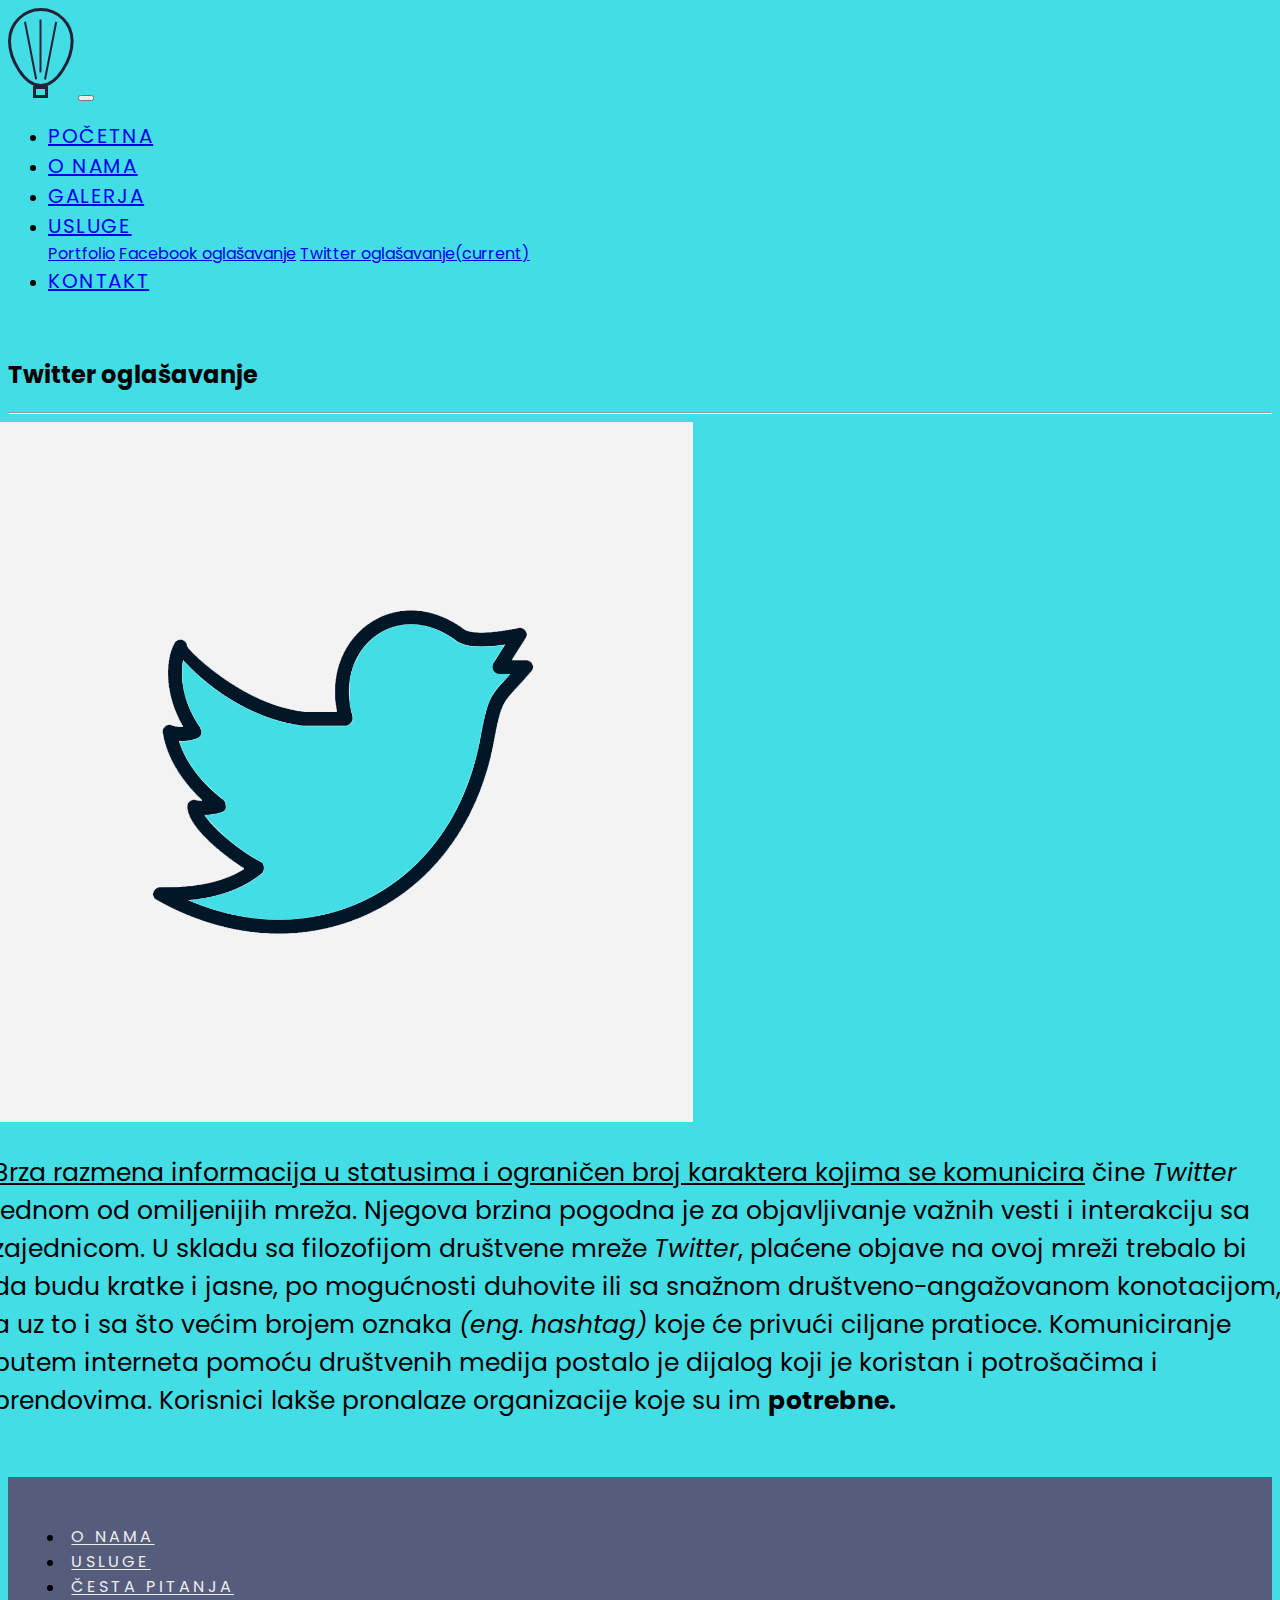
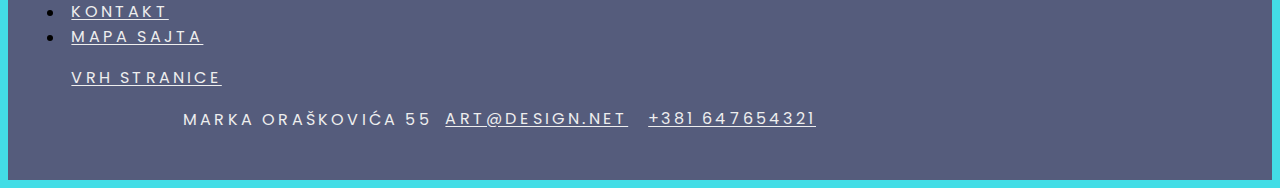
<file: marketing-web dizajn/twitter.html>
<!doctype html>
<html lang="en">

<head>
    <!-- Required meta tags -->
    <meta charset="utf-8">
    <meta name="viewport" content="width=device-width, initial-scale=1, shrink-to-fit=no">
    <meta name="description" content="Ovo je strana o marketingu na društvenim mrežama koji sadrži uslugeČ portfolio, facebook oglašavanje, twitter oglašavanje">
    <meta name="keywords" content="portfolio, facebook, twitter, usluge, web design, marketing, društvene mreže">
    <meta name=" author" content="Ivan Stojkovic, ivanrt271@gs.viser.edu.rs">
    <!-- Bootstrap CSS -->
    <link rel="stylesheet" href="https://cdn.jsdelivr.net/npm/bootstrap@4.5.3/dist/css/bootstrap.min.css"
        integrity="sha384-TX8t27EcRE3e/ihU7zmQxVncDAy5uIKz4rEkgIXeMed4M0jlfIDPvg6uqKI2xXr2" crossorigin="anonymous">

    <script src="https://code.jquery.com/jquery-3.2.1.slim.min.js"
        integrity="sha384-KJ3o2DKtIkvYIK3UENzmM7KCkRr/rE9/Qpg6aAZGJwFDMVNA/GpGFF93hXpG5KkN"
        crossorigin="anonymous"></script>

    <script src="https://cdnjs.cloudflare.com/ajax/libs/popper.js/1.12.9/umd/popper.min.js"
        integrity="sha384-ApNbgh9B+Y1QKtv3Rn7W3mgPxhU9K/ScQsAP7hUibX39j7fakFPskvXusvfa0b4Q"
        crossorigin="anonymous"></script>

    <script src="https://maxcdn.bootstrapcdn.com/bootstrap/4.0.0/js/bootstrap.min.js"
        integrity="sha384-JZR6Spejh4U02d8jOt6vLEHfe/JQGiRRSQQxSfFWpi1MquVdAyjUar5+76PVCmYl"
        crossorigin="anonymous"></script>

    <link rel="stylesheet" type="text/css" href="./stajl.css">

    <link rel="stylesheet" href="https://cdnjs.cloudflare.com/ajax/libs/font-awesome/5.15.1/css/all.min.css"
        integrity="sha512-+4zCK9k+qNFUR5X+cKL9EIR+ZOhtIloNl9GIKS57V1MyNsYpYcUrUeQc9vNfzsWfV28IaLL3i96P9sdNyeRssA=="
        crossorigin="anonymous" />

                <link rel="icon" href="./Logo.svg" type="image/gif" sizes="16x16">

    <title>Twitter oglasavanje</title>
</head>

<body style="background-color: #43DDE6; overflow-x: hidden;">
    <nav class="navbar navbar-expand-lg navbar-light bg-light">
        <a class="navbar-brand" href="index.html"><img src="./Logo.svg"></a>
        <button class="navbar-toggler" type="button" data-toggle="collapse" data-target="#navbarSupportedContent"
            aria-controls="navbarSupportedContent" aria-expanded="false" aria-label="Toggle navigation">
            <span class="navbar-toggler-icon"></span>
        </button>

        <div class="collapse navbar-collapse" id="navbarSupportedContent">
            <ul class="navbar-nav mr-auto ml-5">
                <li class="nav-item">
                    <a class="nav-link" href="index.html">Početna</a>
                </li>
                <li class="nav-item">
                    <a class="nav-link" href="onama.html">O nama</a>
                </li>
                <li class="nav-item">
                    <a class="nav-link" href="galerija.html">Galerja</a>
                </li>
                <li class="nav-item dropdown active">
                    <a class="nav-link dropdown-toggle" href="#" id="navbarDropdown" role="button"
                        data-toggle="dropdown" aria-haspopup="true" aria-expanded="false">
                        Usluge
                    </a>
                    <div class="dropdown-menu" aria-labelledby="navbarDropdown">
                        <a class="dropdown-item" href="portfolio.html">Portfolio</a>
                        <a class="dropdown-item" href="facebook.html">Facebook oglašavanje</a>
                        <a class="dropdown-item" href="twitter.html">Twitter oglašavanje<span class="sr-only">(current)</span></a>
                </li>
                <li class="nav-item">
                    <a class="nav-link" href="kontakt.html">Kontakt</a>
                </li>
            </ul>
            <ul class="drustvene-mreze social-circle mr-5">
                <li><a href="https://www.facebook.com" class="icoFacebook" title="Facebook"><i class="fab fa-facebook"></i></a></li>
                <li><a href="https://www.twitter.com" class="icoTwitter" title="Twitter"><i class="fab fa-twitter"></i></a></li>
                <li><a href="https://google.com" class="icoGoogle" title="Google +"><i class="fab fa-google-plus"></i></a></li>
                <li><a href="https://linkedin.com" class="icoLinkedin" title="Linkedin"><i class="fab fa-linkedin"></i></a></li>
            </ul>
    </nav>
    <h2 class="display-4 ml-5 pt-5" id="naslov">Twitter oglašavanje</h2>
    <hr>
    <div class="row">
        <div class="col-md-6">
            <img class="mt-5 mb-5" style="width: 700px; height: 700px;" src="./img/twitter-1.png" alt="image">
        </div>
        <div class="col-md-6">
            <p class="mr-5 mt-5" style=" font-size: 25px;">
               <u> Brza razmena informacija u statusima i ograničen broj karaktera kojima se komunicira</u> čine <i>Twitter</i> jednom od
                omiljenijih mreža. Njegova brzina pogodna je za objavljivanje važnih vesti i interakciju sa zajednicom.
                U skladu sa filozofijom društvene mreže <i>Twitter</i>, plaćene objave na ovoj mreži trebalo bi da budu kratke i jasne, po
                mogućnosti duhovite ili sa snažnom društveno-angažovanom konotacijom, a uz to i sa što većim brojem oznaka <i> (eng.
                hashtag) </i> koje će privući ciljane pratioce. Komuniciranje putem interneta pomoću društvenih medija postalo je dijalog koji je koristan i potrošačima i brendovima.
                Korisnici lakše pronalaze organizacije koje su im <strong> potrebne. </strong></p>
        </div>
        </div>
<footer>
    <div class="row">
        <div class="col-12">
            <ul class="list-inline text-center">
                <li class="list-inline-item"><a href="onama.html">O nama</a></li>
                <li class="list-inline-item"><a href="usluge.html">Usluge</a></li>
                <li class="list-inline-item"><a href="faq.html">Česta pitanja</a></li>
                <li class="list-inline-item"><a href="kontakt.html">Kontakt</a></li>
                <li class="list-inline-item"><a href="mapasajta.html">Mapa sajta</a></li>
                <p class="float-right"><a href="#"><i class="fas fa-arrow-up"></i>Vrh stranice</a></p>
            </ul>
            <p class="uvlacenje">
                <i class="far fa-copyright"></i>
                Marka Oraškovića 55
                <a href="mailto:art@design.net">art@design.net</a>
                <a href="tel:+381 64 7654321">+381 647654321</a>
            </p>
        </div>
    </div>
</footer>
</body>
</html>
</file>
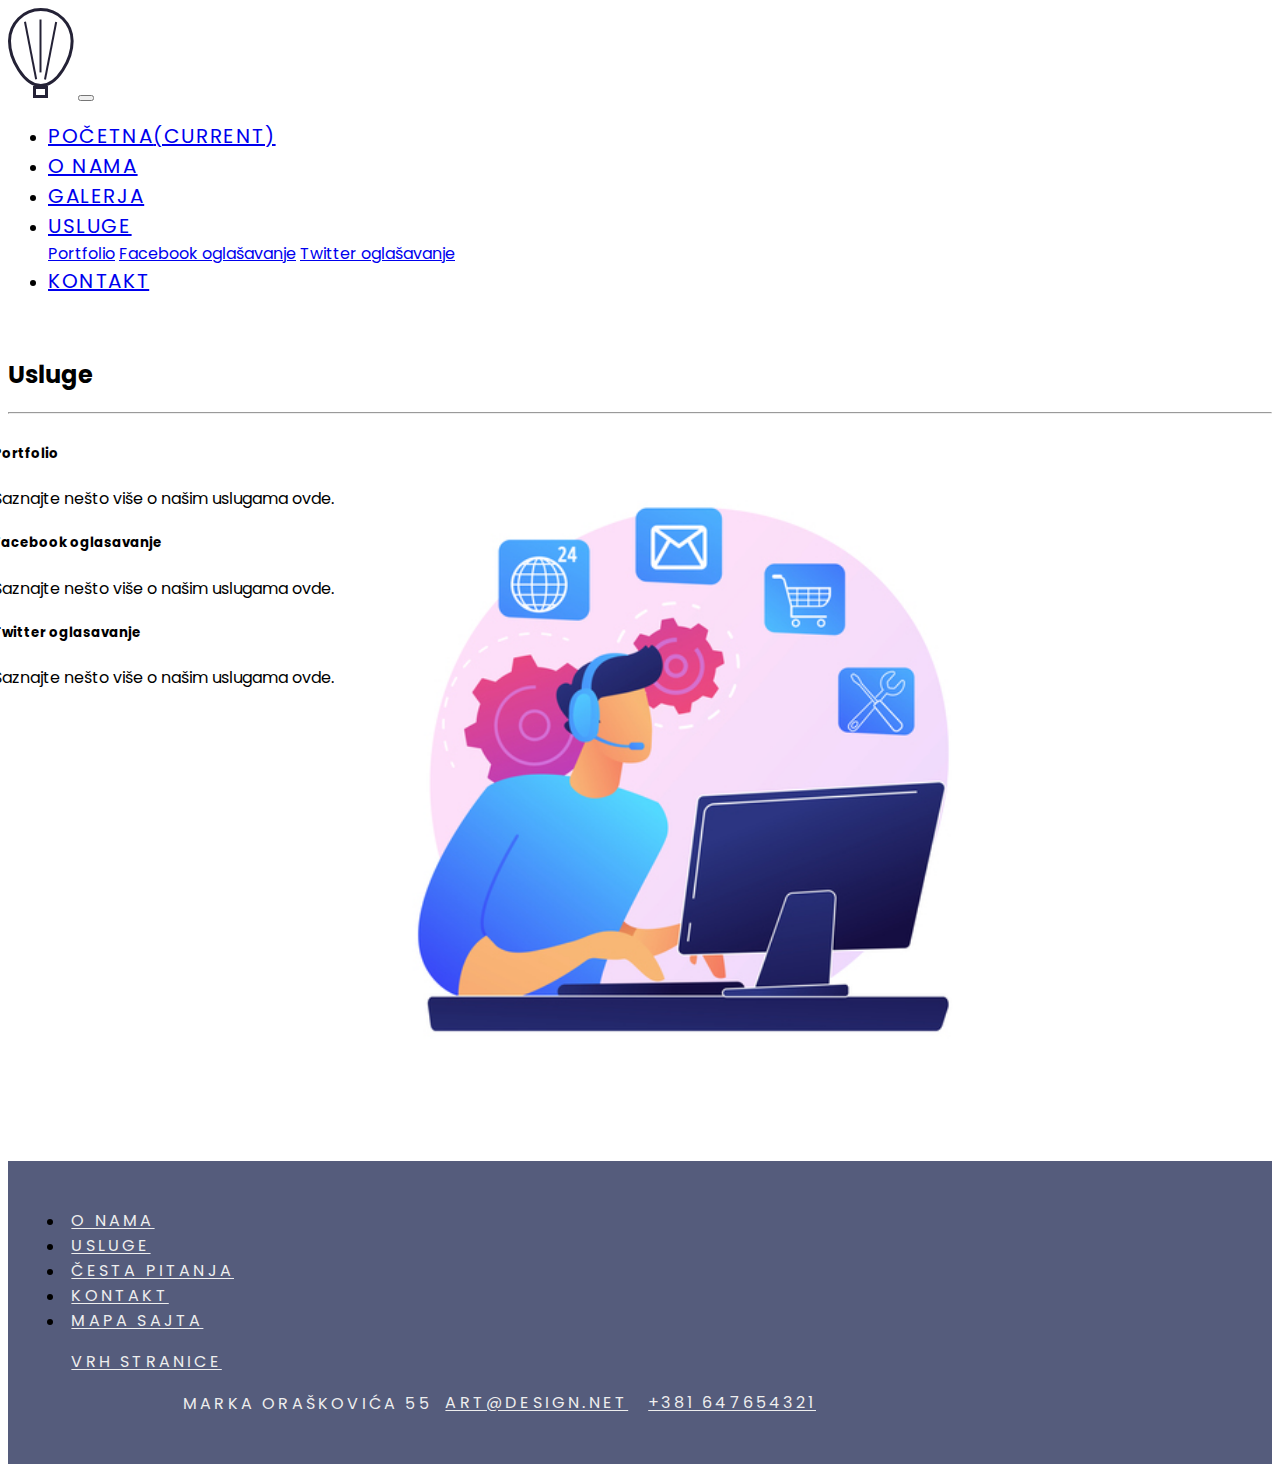
<file: marketing-web dizajn/usluge.html>
<!doctype html>
<html lang="en">

<head>
    <!-- Required meta tags -->
    <meta charset="utf-8">
    <meta name="viewport" content="width=device-width, initial-scale=1, shrink-to-fit=no">
    <meta name="description" content="Ovo je strana o marketingu na društvenim mrežama koji sadrži uslugeČ portfolio, facebook oglašavanje, twitter oglašavanje">
    <meta name="keywords" content="portfolio, facebook, twitter, usluge, web design, marketing, društvene mreže">
    <meta name=" author" content="Ivan Stojkovic, ivanrt271@gs.viser.edu.rs">
    <!-- Bootstrap CSS -->
    <link rel="stylesheet" href="https://cdn.jsdelivr.net/npm/bootstrap@4.5.3/dist/css/bootstrap.min.css"
        integrity="sha384-TX8t27EcRE3e/ihU7zmQxVncDAy5uIKz4rEkgIXeMed4M0jlfIDPvg6uqKI2xXr2" crossorigin="anonymous">

    <script src="https://code.jquery.com/jquery-3.2.1.slim.min.js"
        integrity="sha384-KJ3o2DKtIkvYIK3UENzmM7KCkRr/rE9/Qpg6aAZGJwFDMVNA/GpGFF93hXpG5KkN"
        crossorigin="anonymous"></script>

    <script src="https://cdnjs.cloudflare.com/ajax/libs/popper.js/1.12.9/umd/popper.min.js"
        integrity="sha384-ApNbgh9B+Y1QKtv3Rn7W3mgPxhU9K/ScQsAP7hUibX39j7fakFPskvXusvfa0b4Q"
        crossorigin="anonymous"></script>

    <script src="https://maxcdn.bootstrapcdn.com/bootstrap/4.0.0/js/bootstrap.min.js"
        integrity="sha384-JZR6Spejh4U02d8jOt6vLEHfe/JQGiRRSQQxSfFWpi1MquVdAyjUar5+76PVCmYl"
        crossorigin="anonymous"></script>

    <link rel="stylesheet" type="text/css" href="./stajl.css">

    <link rel="stylesheet" href="https://cdnjs.cloudflare.com/ajax/libs/font-awesome/5.15.1/css/all.min.css"
        integrity="sha512-+4zCK9k+qNFUR5X+cKL9EIR+ZOhtIloNl9GIKS57V1MyNsYpYcUrUeQc9vNfzsWfV28IaLL3i96P9sdNyeRssA=="
        crossorigin="anonymous" />
        
        <link rel="icon" href="./Logo.svg" type="image/gif" sizes="16x16">

    <title>Usluge</title>
</head>

<body>
<nav class="navbar navbar-expand-lg navbar-light bg-light">
    <a class="navbar-brand" href="index.html"><img src="./Logo.svg"></a>
    <button class="navbar-toggler" type="button" data-toggle="collapse" data-target="#navbarSupportedContent"
        aria-controls="navbarSupportedContent" aria-expanded="false" aria-label="Toggle navigation">
        <span class="navbar-toggler-icon"></span>
    </button>

    <div class="collapse navbar-collapse" id="navbarSupportedContent">
        <ul class="navbar-nav mr-auto ml-5">
            <li class="nav-item">
                <a class="nav-link active" href="index.html">Početna<span class="sr-only">(current)</span></a>
            </li>
            <li class="nav-item">
                <a class="nav-link" href="onama.html">O nama</a>
            </li>
            <li class="nav-item">
                <a class="nav-link" href="galerija.html">Galerja</a>
            </li>
            <li class="nav-item dropdown">
                <a class="nav-link dropdown-toggle" href="#" id="navbarDropdown" role="button" data-toggle="dropdown"
                    aria-haspopup="true" aria-expanded="false">
                    Usluge
                </a>
                <div class="dropdown-menu" aria-labelledby="navbarDropdown">
                    <a class="dropdown-item" href="portfolio.html">Portfolio</a>
                    <a class="dropdown-item" href="facebook.html">Facebook oglašavanje</a>
                    <a class="dropdown-item" href="twitter.html">Twitter oglašavanje</a>
            </li>
            <li class="nav-item">
                <a class="nav-link" href="kontakt.html">Kontakt</a>
            </li>
        </ul>
        <ul class="drustvene-mreze social-circle mr-5">
            <li><a href="https://www.facebook.com" class="icoFacebook" title="Facebook"><i
                        class="fab fa-facebook"></i></a>
            </li>
            <li><a href="https://www.twitter.com" class="icoTwitter" title="Twitter"><i class="fab fa-twitter"></i></a>
            </li>
            <li><a href="https://google.com" class="icoGoogle" title="Google +"><i class="fab fa-google-plus"></i></a>
            </li>
            <li><a href="https://linkedin.com" class="icoLinkedin" title="Linkedin"><i class="fab fa-linkedin"></i></a>
            </li>
        </ul>
</nav>
    <h2 class="display-4 ml-5 pt-5" id="naslov">Usluge</h2>
    <hr>
<div class="row">
    <div class="col-6">
        <div class="card as w-85 m-5">
            <div class="card-body">
                <h5 class="card-title">Portfolio</h5>
                <p class="card-text">Saznajte nešto više o našim uslugama ovde.</p>
                <a href="portfolio.html" class="btn btn-lg float-right btnc"><i class="fas fa-arrow-right"></i></a>
            </div>
        </div>
        <div class="card as w-85 m-5">
            <div class="card-body">
                <h5 class="card-title">Facebook oglasavanje</h5>
                <p class="card-text">Saznajte nešto više o našim uslugama ovde.</p>
                <a href="facebook.html" class="btn btn-lg float-right btnc"><i class="fas fa-arrow-right"></i></a>
            </div>
        </div>
        <div class="card as w-85 m-5">
            <div class="card-body">
                <h5 class="card-title">Twitter oglasavanje</h5>
                <p class="card-text">Saznajte nešto više o našim uslugama ovde.</p>
                <a href="twitter.html" class="btn btn-lg float-right btnc"><i class="fas fa-arrow-right"></i></a>
            </div>
        </div>
    </div>
    <div class="col-6">
        <img style="width: 700px; height: 700px;" class="mb-5" src="./img/resized.jpg" alt="asdads">
    </div>
</div>
<footer>
    <div class="row">
        <div class="col-12">
            <ul class="list-inline text-center">
                <li class="list-inline-item"><a href="onama.html">O nama</a></li>
                <li class="list-inline-item"><a href="usluge.html">Usluge</a></li>
                <li class="list-inline-item"><a href="faq.html">Česta pitanja</a></li>
                <li class="list-inline-item"><a href="kontakt.html">Kontakt</a></li>
                <li class="list-inline-item"><a href="mapasajta.html">Mapa sajta</a></li>
                <p class="float-right"><a href="#"><i class="fas fa-arrow-up"></i>Vrh stranice</a></p>
            </ul>
            <p class="uvlacenje">
                <i class="far fa-copyright"></i>
                Marka Oraškovića 55
                <a href="mailto:art@design.net">art@design.net</a>
                <a href="tel:+381 64 7654321">+381 647654321</a>
            </p>
        </div>
    </div>
</footer>
</body>
</html>
</file>
<file: marketing-web dizajn/stajl.css>
@import url('https://fonts.googleapis.com/css2?family=Poppins:wght@300&display=swap');
*{
	font-family: 'Poppins', sans-serif;
}
ul.navbar-nav>li>a{
	letter-spacing: 0.1rem;
	text-transform: uppercase;
	font-size: 20px;
}

.list-unstyled li {
	padding: 2.1rem;
	border-bottom: 5px solid #343a40;
}
.list-unstyled li a {
	color: #eee;
	text-decoration: none;
}
h1{
	font-size: 52px;
	text-transform: uppercase;
}
.parag{
    font-size: 22px;
    border: 2px solid #555C7C;
    border-radius: 8px;
}
.row{
	display: flex;
	flex-wrap: wrap;
	margin-left: -15px;
	margin-right: -15px;
}
.col-lg-4{
	text-align: center;
}
.lead{
	font-size: 1.28rem;
    font-weight: 300;
}
#p{
	margin-top: 0;
    margin-bottom: 1rem;
}
#head{
	margin-top: 10rem;
}
#tim{
	transition: text-decoration, color 0.4s ease-in;
}
#tim:hover{
	text-decoration: underline;
	color: rgb(106, 106, 194);
}
#mi{
    transition: color 0.4s ease-in-out;
}
#mi:hover{
	color: #6C63FF;
}
ul.drustvene-mreze {
	list-style: none;
	display: inline;
	width: 75px;
	height: 75px;
}
ul.drustvene-mreze li {
	display: inline;
	margin: 0 5px;
}
.drustvene-mreze a.icoFacebook:hover {
	background-color:#3B5998;
}
.drustvene-mreze a.icoTwitter:hover {
	background-color:#33ccff;
}
.drustvene-mreze a.icoGoogle:hover {
	background-color:#ca440f;
}
.drustvene-mreze a.icoLinkedin:hover {
	background-color:#007bb7;
}
.drustvene-mreze a.icoFacebook:hover i, .drustvene-mreze a.icoTwitter:hover i,
.drustvene-mreze a.icoGoogle:hover i, .drustvene-mreze a.icoLinkedin:hover i {
	color:#fff;
}

.social-circle li a:hover i {
	transform: rotate(360deg);
	transition: all 0.3s;
}
.social-circle i {
	color: black;
	transition: all 0.8s;
}
.okretanje:hover{
	transform: rotate(360deg);
	transition: 0.4s;
}
.okretanje{
	color: black;
	transition: 0.8s;
}
.as:hover{
	background: linear-gradient(135deg,#547eda 0%,#385cb1 100%);
    color: white;
}
#naslov:hover{
	text-decoration: underline 1px;
}
.btnc:hover{
	background-color: rgb(223, 223, 223);
}
.raketa{
	animation: pomeranje 0.8s infinite alternate;
}
@keyframes pomeranje{
	 0% { 
		 transform: translateY(40px);
	 	}
    100% { 
		transform: translateY(-47px);
		}
}
.usl:hover{
	border: 2px solid #242236;
	font-size: 28px;
	width: 125px;
	height: 60px;
}
footer {
	padding: 2rem;
	background-color: #555C7C;
	margin-top: 2rem;
}
footer a{
	color: #eee;
	transition: color 0.2s ease-in;
	padding: 0.4rem;
	letter-spacing: 0.2rem;
	text-transform: uppercase;
}
footer p{
    color: #eee;
	letter-spacing: 0.2rem;
	text-transform: uppercase;
}
footer a:hover{
	color: black;
	text-decoration: none;
}
#kartica{
	border: 1px solid rgb(95, 95, 95);
	border-left: none;
	border-top: none;
	border-bottom: none;
}
.uvlacenje{
	text-indent: 158px;
}
</file>
